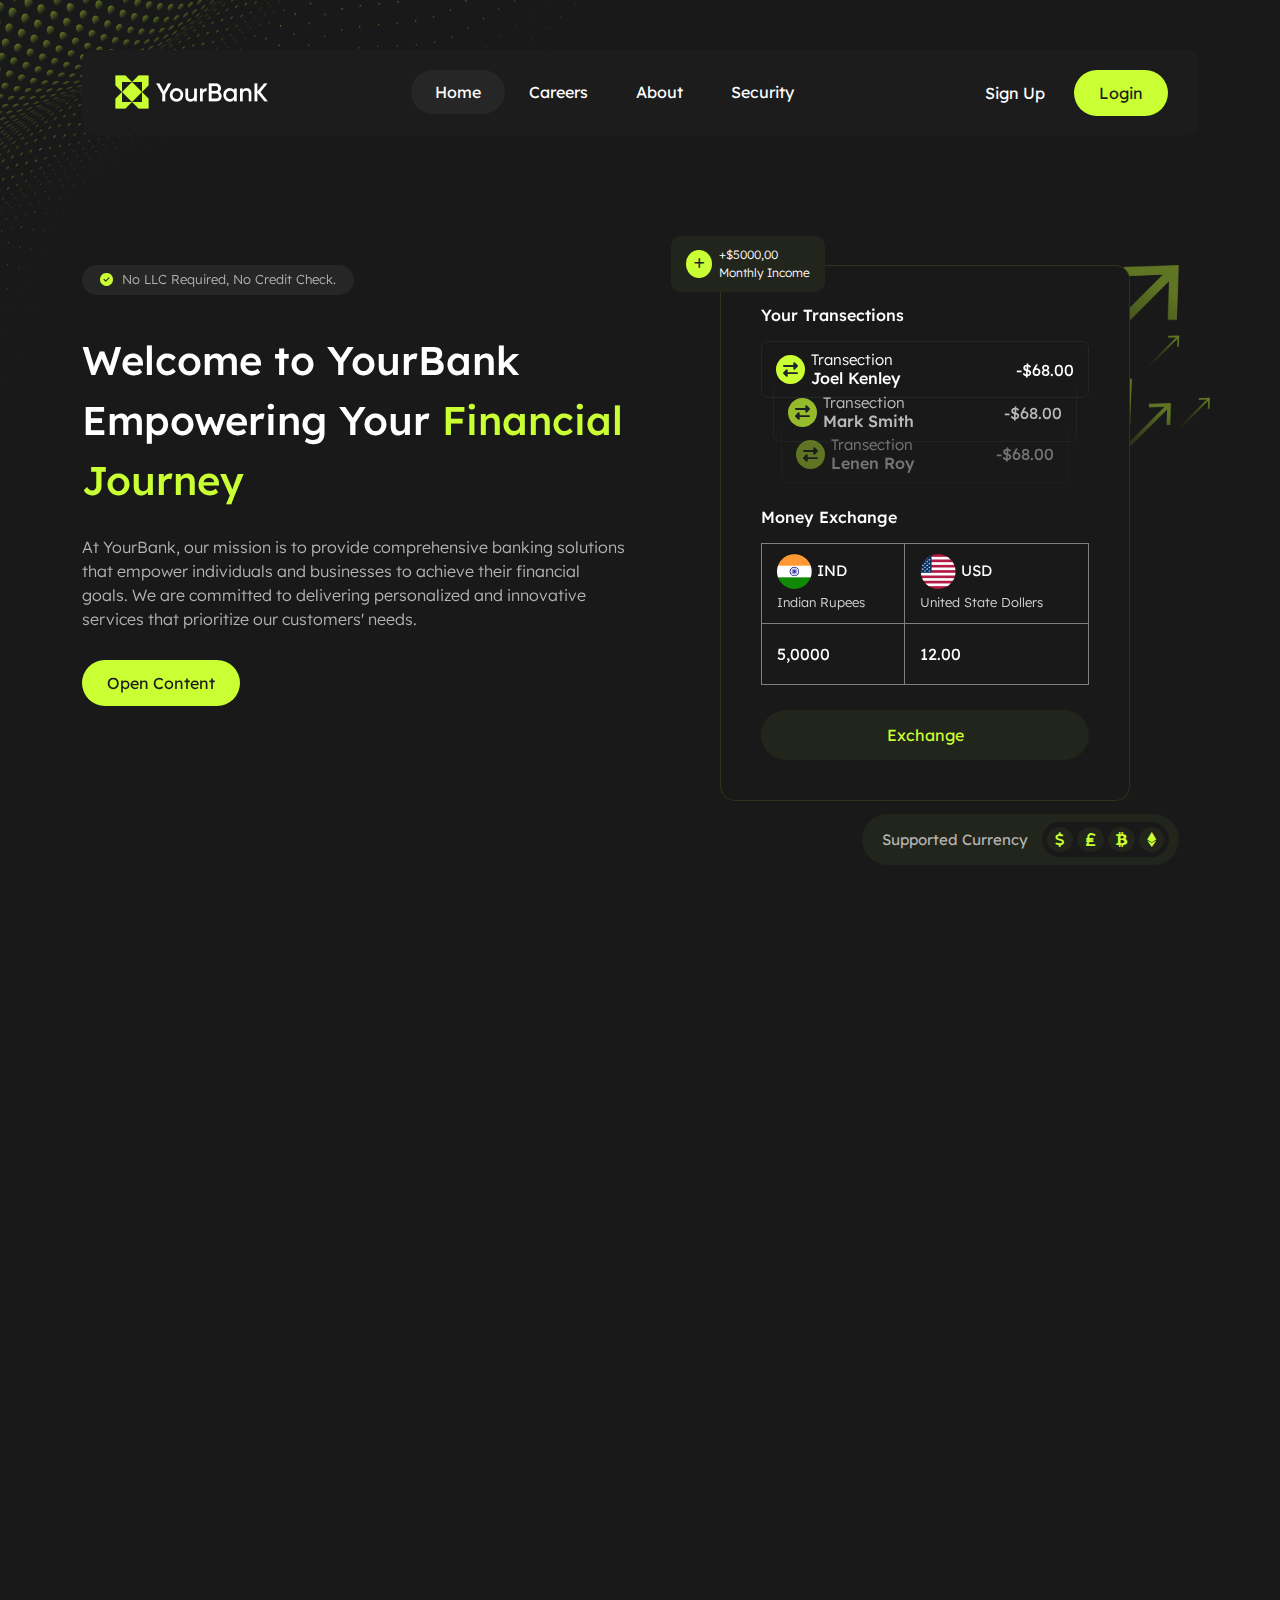
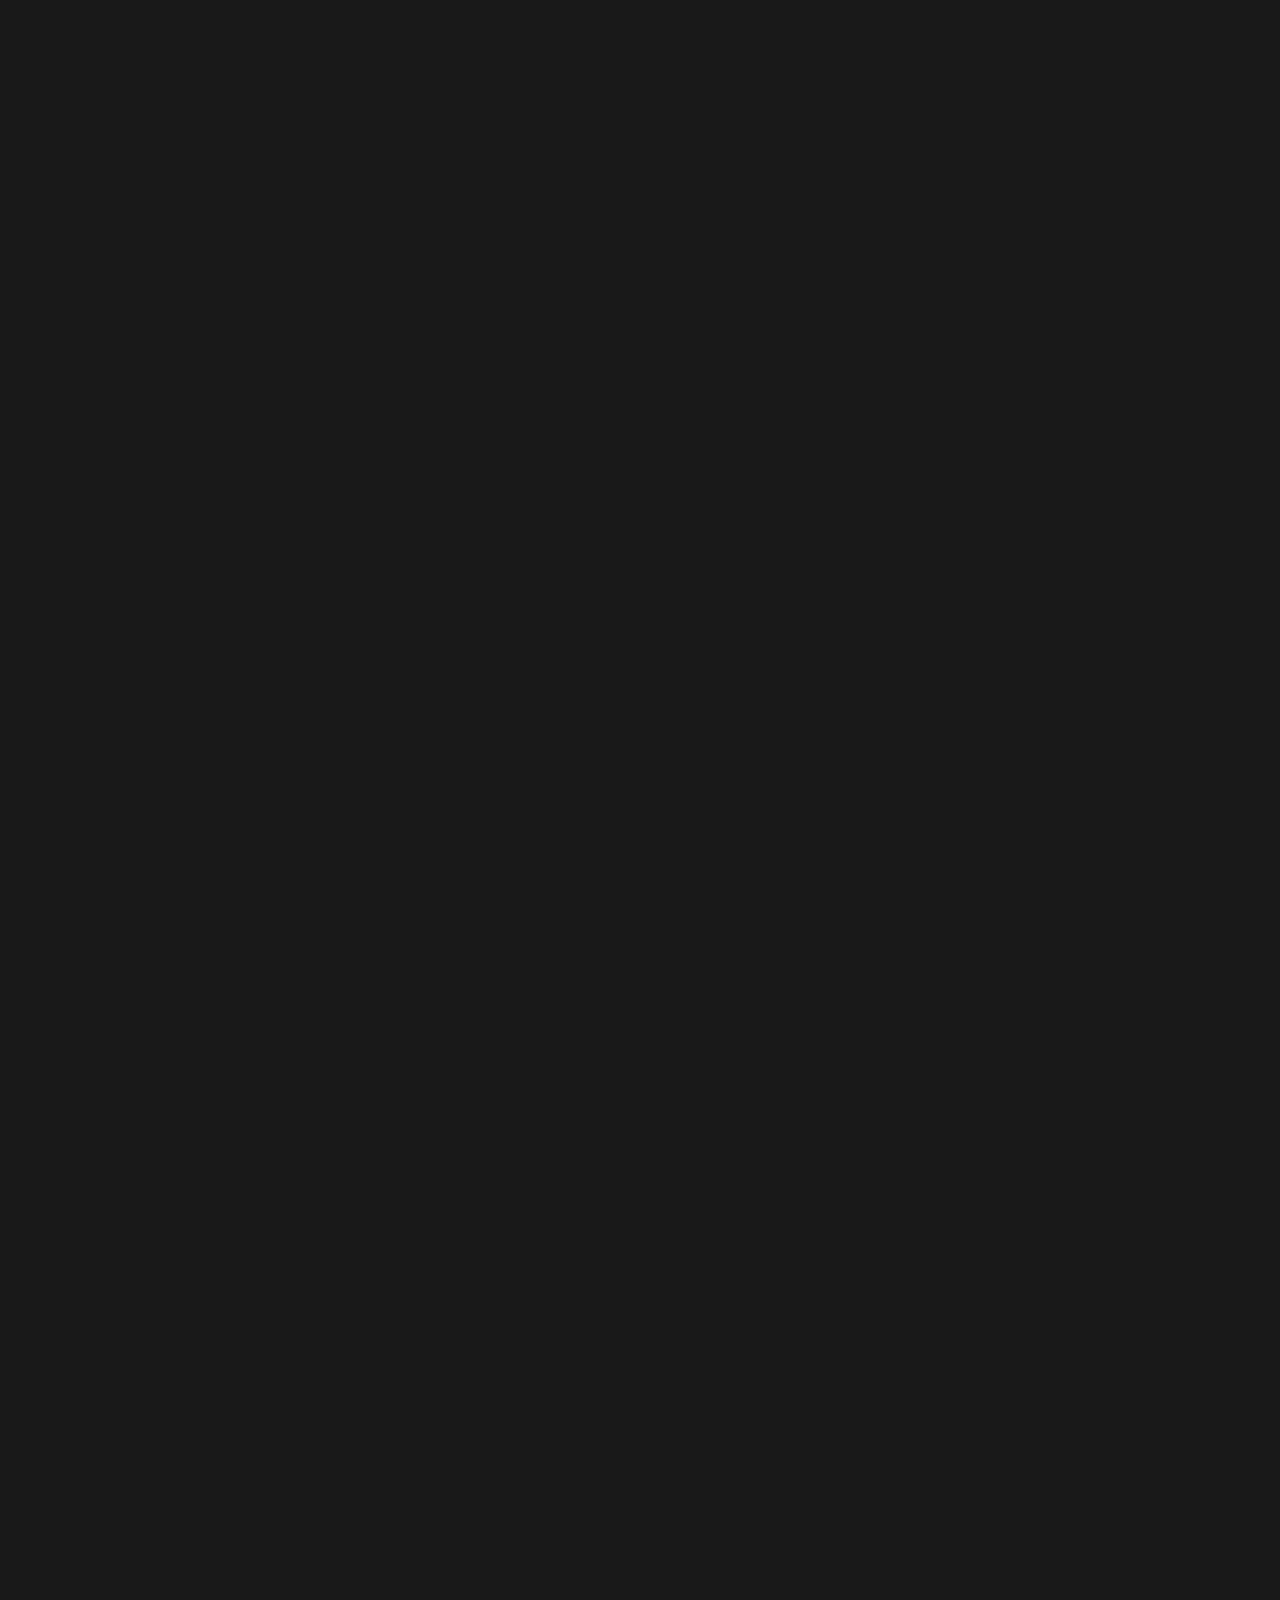
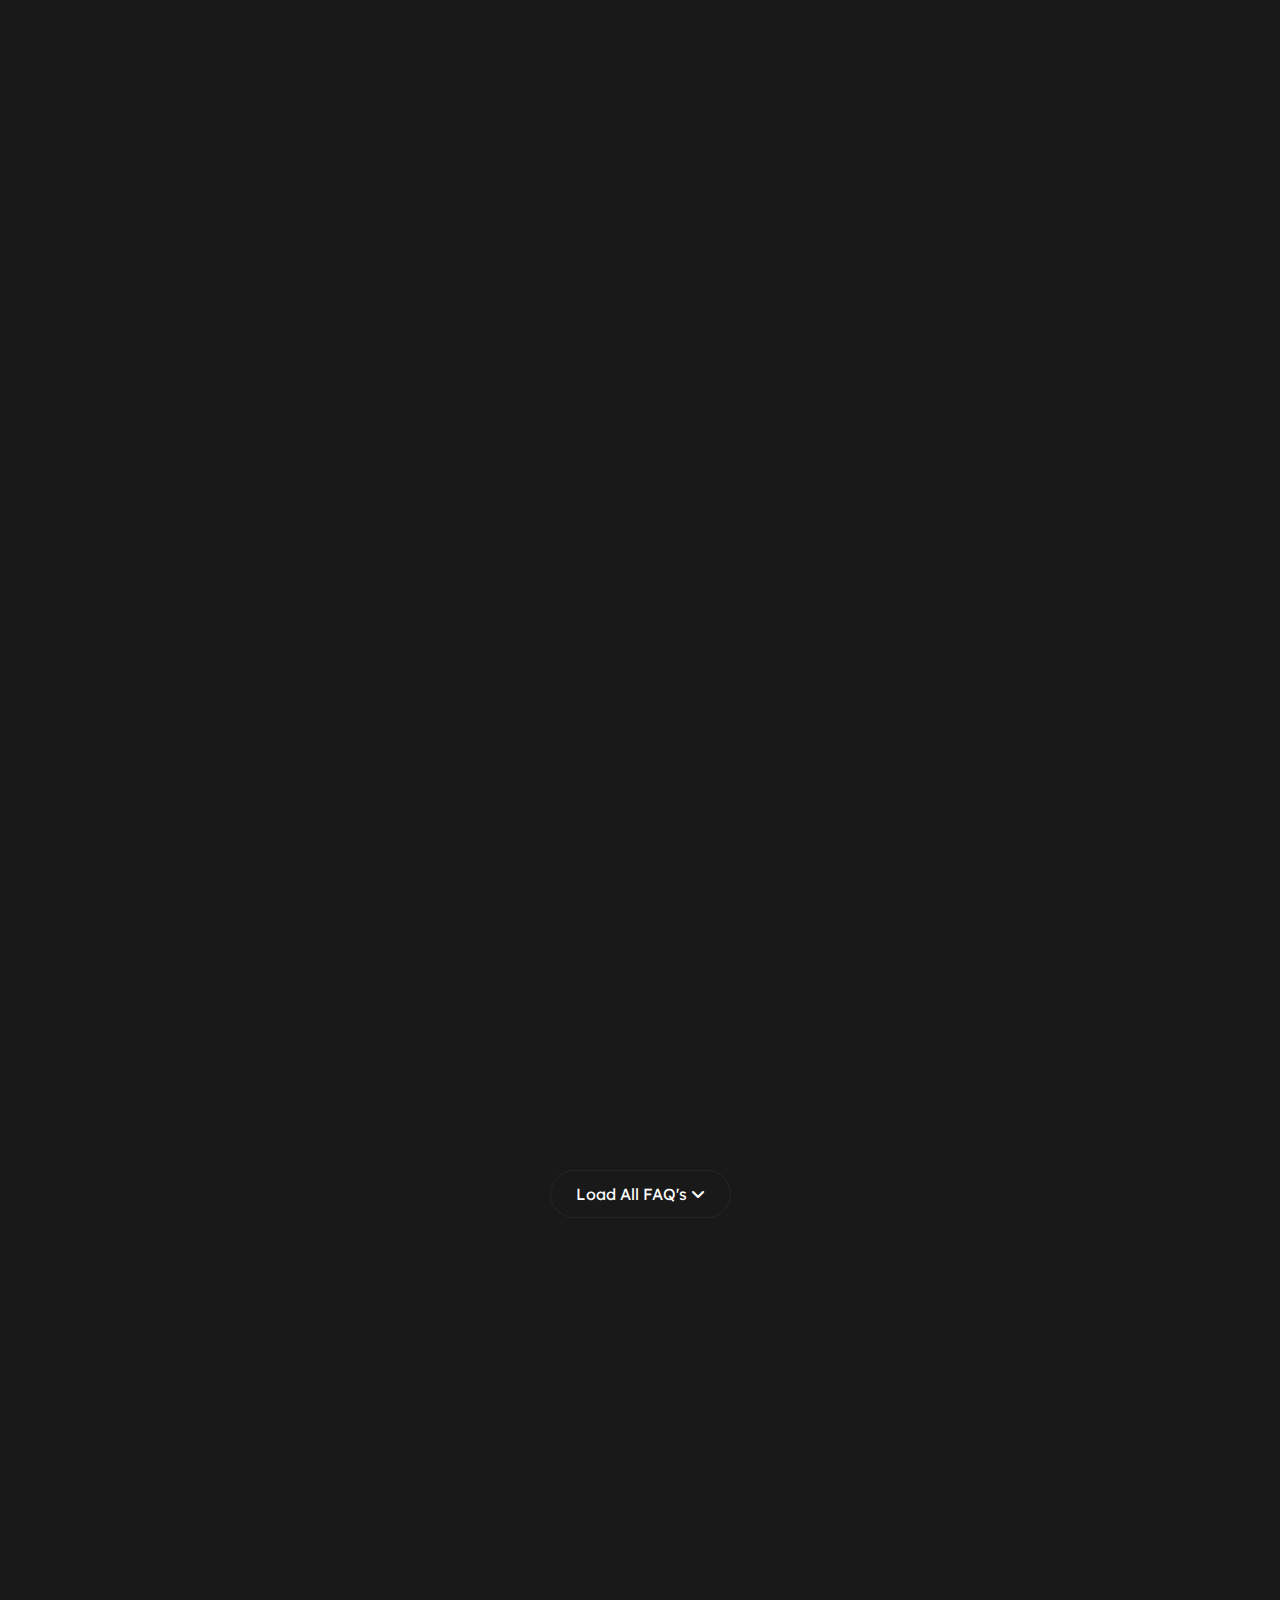
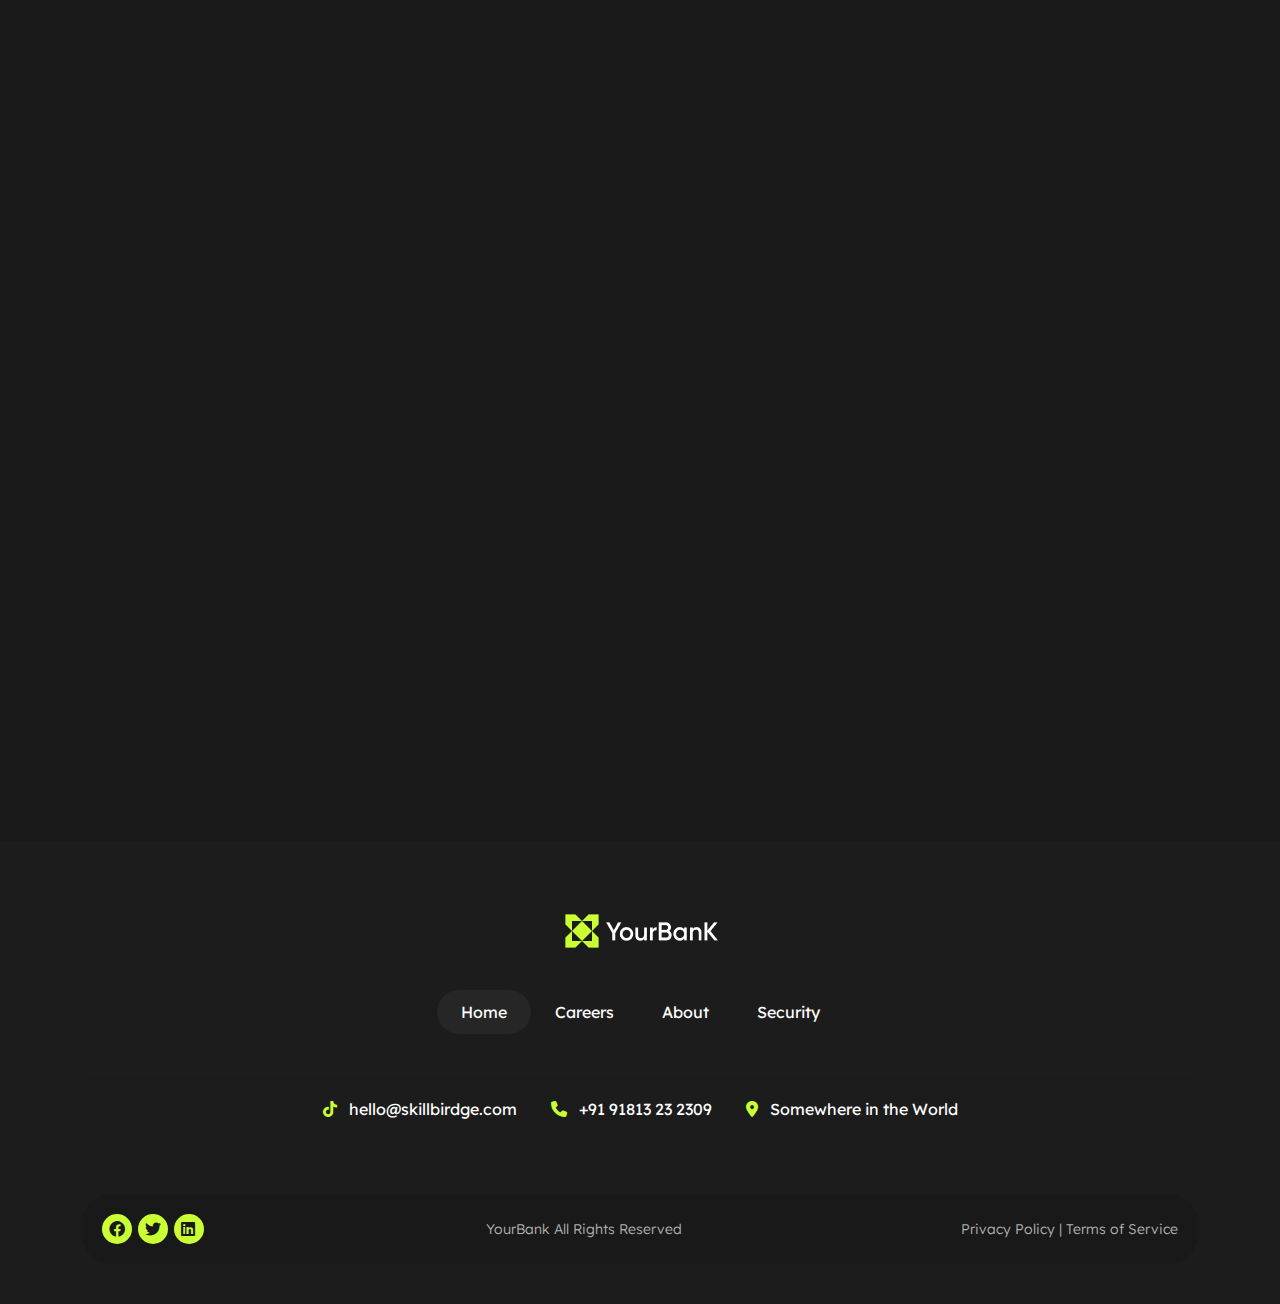
<file: index.html>
<!DOCTYPE html>
<html lang="en">
  <head>
    <title>YourBank</title>
    <!-- Required meta tags -->
    <meta charset="utf-8" />
    <meta
      name="viewport"
      content="width=device-width, initial-scale=1, shrink-to-fit=no"
    />

    <!-- Google Fonts -->
    <link rel="preconnect" href="https://fonts.googleapis.com" />
    <link rel="preconnect" href="https://fonts.gstatic.com" crossorigin />
    <link
      href="https://fonts.googleapis.com/css2?family=Lexend:wght@300;400;500;600;700;800&display=swap"
      rel="stylesheet"
    />

    <!-- links -->
    <link rel="stylesheet" href="asstes/css/aos.css" />
    <link rel="stylesheet" href="asstes/css/owl.carousel.min.css" />
    <link rel="stylesheet" href="asstes/css/owl.theme.default.min.css" />
    <link rel="stylesheet" href="asstes/css/fontawesome.min.css" />
    <link rel="stylesheet" href="asstes/css/bootstrap.min.css" />
    <link rel="stylesheet" href="asstes/css/style.css" />
    <link rel="stylesheet" href="asstes/css/responsive.css" />
  </head>

  <body>
    <header class="header_area">
      <div class="container">
        <div
          class="main_header d-flex justify-content-between align-items-center"
        >
          <div class="logo_area">
            <a href="index.html"
              ><img src="asstes/images/home-page/logo.png" alt="logo image"
            /></a>
          </div>
          <nav class="menu_area">
            <ul>
              <li class="active"><a href="index.html">Home</a></li>
              <li><a href="careers.html">Careers</a></li>
              <li><a href="about.html">About</a></li>
              <li><a href="security.html">Security</a></li>
            </ul>
          </nav>
          <div class="buttons">
            <a class="btn01" href="registration.html">Sign Up</a>
            <a class="btn02" href="login.html">Login</a>
          </div>
        </div>
      </div>
    </header>

    <main>
      <section class="yourbank_header section_padding">
        <div class="container">
          <div class="row">
            <div class="col-lg-6 col-md-12">
              <div class="yourbank_left_content" data-aos="zoom-in" data-aos-duration="1000">
                <div class="check_area">
                  <p>
                    <i class="fa-solid fa-circle-check"></i> No LLC Required, No
                    Credit Check.
                  </p>
                </div>
                <h1>
                  Welcome to YourBank Empowering Your
                  <span>Financial Journey</span>
                </h1>
                <p>
                  At YourBank, our mission is to provide comprehensive banking
                  solutions that empower individuals and businesses to achieve
                  their financial goals. We are committed to delivering
                  personalized and innovative services that prioritize our
                  customers' needs.
                </p>
                <a class="btn02" href="#">Open Content</a>
              </div>
            </div>
            <div class="col-lg-6 col-md-12">
              <div class="yourbank_right_content" data-aos="zoom-in" data-aos-duration="1000">
                <div class="transections_area">
                  <h4>Your Transections</h4>
                  <div class="transection transection01 mt-3">
                    <div
                      class="kenley d-flex justify-content-between align-items-center"
                    >
                      <div class="kenley_left d-flex align-items-center">
                        <i class="fa-solid fa-right-left"></i>
                        <div class="joel">
                          <h5>Transection</h5>
                          <h4>Joel Kenley</h4>
                        </div>
                      </div>
                      <div class="kenley_right text-white">-$68.00</div>
                    </div>
                  </div>
                  <div class="transection transection02">
                    <div
                      class="kenley d-flex justify-content-between align-items-center"
                    >
                      <div class="kenley_left d-flex align-items-center">
                        <i class="fa-solid fa-right-left"></i>
                        <div class="joel">
                          <h5>Transection</h5>
                          <h4>Mark Smith</h4>
                        </div>
                      </div>
                      <div class="kenley_right text-white">-$68.00</div>
                    </div>
                  </div>
                  <div class="transection transection03">
                    <div
                      class="kenley d-flex justify-content-between align-items-center"
                    >
                      <div class="kenley_left d-flex align-items-center">
                        <i class="fa-solid fa-right-left"></i>
                        <div class="joel">
                          <h5>Transection</h5>
                          <h4>Lenen Roy</h4>
                        </div>
                      </div>
                      <div class="kenley_right text-white">-$68.00</div>
                    </div>
                  </div>
                </div>

                <div class="excange_area">
                  <h4>Money Exchange</h4>
                  <div class="country_area">
                    <table class="table-bordered w-100 mt-3">
                      <tr class="ind_usd">
                        <td>
                          <img
                            src="asstes/images/home-page/ind.png"
                            alt=""
                          /><span>IND</span> <br />
                          <small>Indian Rupees</small>
                        </td>
                        <td>
                          <img
                            src="asstes/images/home-page/usd.png"
                            alt=""
                          /><span>USD</span> <br />
                          <small>United State Dollers</small>
                        </td>
                      </tr>
                      <tr class="money">
                        <td><span>5,0000</span></td>
                        <td><span>12.00</span></td>
                      </tr>
                    </table>
                  </div>
                </div>

                <div class="exchange_btn">
                  <a class="btn02 d-block text-center" href="#">Exchange</a>
                </div>

                <div class="monthly">
                  <div class="income_area d-flex align-items-center">
                    <i class="fa-solid fa-plus"></i>
                    <div class="income_tk">
                      <span>+$5000,00</span>
                      <span>Monthly Income</span>
                    </div>
                  </div>
                </div>

                <div class="supported_currency_area">
                  <div class="currency_area">
                    <p class="m-0">
                      Supported Currency
                      <span>
                        <i class="fa-solid fa-dollar-sign"></i>
                        <i class="fa-solid fa-lira-sign"></i>
                        <i class="fa-brands fa-btc"></i>
                        <i class="fa-brands fa-ethereum"></i>
                      </span>
                    </p>
                  </div>
                </div>
              </div>
            </div>
          </div>
        </div>
      </section>

      <section class="products_area section_padding">
        <div class="container">
          <div class="section_title d-flex align-items-center justify-content-between" data-aos="zoom-in" data-aos-duration="1000">
            <div class="section_title_content" >
              <h1>Our <span style="color: var(--color02)">Products</span></h1>
              <p>
                Discover a range of comprehensive and customizable banking
                products at YourBank, designed to suit your unique financial
                needs and aspirations
              </p>
            </div>
            <div class="section_title_btn">
              <a class="btn02" href="#">For Individuals</a>
              <a class="btn01" href="#">For Businesses</a>
            </div>
          </div>

          <div class="products_content_area">
            <div class="row justify-content-center">
              <div class="col-lg-4 col-md-6">
                <div class="product-content" data-aos="fade-right" data-aos-duration="1000">
                  <div class="product_icon_shadow">
                    <div class="product_icon">
                      <i class="fa-solid fa-briefcase"></i>
                    </div>
                  </div>
                  <h3>Checking Accounts</h3>
                  <p>
                    Enjoy easy and convenient access to your funds with our
                    range of checking account options. Benefit from features
                    such as online and mobile banking, debit cards, and free ATM
                    access.
                  </p>
                </div>
              </div>
              <div class="col-lg-4 col-md-6">
                <div class="product-content" data-aos="fade-up" data-aos-duration="1000">
                  <div class="product_icon_shadow">
                    <div class="product_icon">
                      <i class="fa-solid fa-unlock-keyhole"></i>
                    </div>
                  </div>
                  <h3>Saving Accounts</h3>
                  <p>
                    Build your savings with our competitive interest rates and
                    flexible savings account options. Whether you're saving for
                    a specific goal or want to grow your wealth over time, we
                    have the right account for you.
                  </p>
                </div>
              </div>
              <div class="col-lg-4 col-md-6">
                <div class="product-content" data-aos="fade-left" data-aos-duration="1000">
                  <div class="product_icon_shadow">
                    <div class="product_icon">
                      <i class="fa-solid fa-land-mine-on"></i>
                    </div>
                  </div>
                  <h3>Loans and Mortgages</h3>
                  <p>
                    Realize your dreams with our flexible loan and mortgage
                    options. From personal loans to home mortgages, our
                    experienced loan officers are here to guide you through the
                    application process and help you secure the funds you need.
                  </p>
                </div>
              </div>
            </div>
          </div>
        </div>
      </section>

      <section class="use_cases_area section_padding">
        <div class="container">
          <div
            class="section_title d-flex align-items-center justify-content-between"
            data-aos="zoom-in" data-aos-duration="1000">
            <div class="section_title_content">
              <h1><span style="color: var(--color02)">Use Cases</span></h1>
              <p>
                At YourBank, we cater to the diverse needs of individuals and
                businesses alike, offering a wide range of financial solutions
              </p>
            </div>
          </div>
          <div class="use_cases_content">
            <div class="row">
              <div class="col-lg-6 col-md-12">
                <div class="use_cases_icon_text" data-aos="fade-right" data-aos-duration="1000">
                  <div class="row mb-4">
                    <div class="col-sm-6">
                      <div class="product-content">
                        <div class="product_icon_shadow">
                          <div class="product_icon">
                            <i class="fa-solid fa-hand-holding-droplet"></i>
                          </div>
                        </div>
                        <h3>Managing Personal Finances</h3>
                      </div>
                    </div>
                    <div class="col-sm-6">
                      <div class="product-content">
                        <div class="product_icon_shadow">
                          <div class="product_icon">
                            <i class="fa-solid fa-hands-praying"></i>
                          </div>
                        </div>
                        <h3>Saving for the Future</h3>
                      </div>
                    </div>
                  </div>
                  <div class="row">
                    <div class="col-sm-6">
                      <div class="product-content">
                        <div class="product_icon_shadow">
                          <div class="product_icon">
                            <i class="fa-solid fa-house-chimney"></i>
                          </div>
                        </div>
                        <h3>Homeownership</h3>
                      </div>
                    </div>
                    <div class="col-sm-6">
                      <div class="product-content">
                        <div class="product_icon_shadow">
                          <div class="product_icon">
                            <i class="fa-solid fa-book-open"></i>
                          </div>
                        </div>
                        <h3>Education Funding</h3>
                      </div>
                    </div>
                  </div>
                </div>
              </div>
              <div class="col-lg-6 col-md-12">
                <div class="use_cases_right_area" data-aos="fade-left" data-aos-duration="1000">
                  <h3 class="mb-3">For Individuals</h3>
                  <p class="mb-5">
                    For individuals, our mortgage services pave the way to
                    homeownership, and our flexible personal loans provide vital
                    support during various life milestones. We also prioritize
                    retirement planning, ensuring a financially secure future
                    for our customers
                  </p>
                  <div class="use_cases_counter mb-5">
                    <div class="row">
                      <div class="col-sm-4">
                        <h1>78%</h1>
                        <span>Secure Retirement Planning</span>
                      </div>
                      <div class="col-sm-4">
                        <h1>63%</h1>
                        <span>Manageable Debt Consolidation</span>
                      </div>
                      <div class="col-sm-4">
                        <h1>91%</h1>
                        <span>Reducing financial burdens</span>
                      </div>
                    </div>
                  </div>
                  <div class="use_cases_btn">
                    <a class="btn01" href="#">Learn More</a>
                  </div>
                </div>
              </div>
            </div>
          </div>

          <div class="use_cases_content mt-lg-5">
            <div class="row">
              <div class="col-lg-6 col-md-12">
                <div class="use_cases_right_area" data-aos="fade-left" data-aos-duration="1000">
                  <h3 class="mb-3">For Business</h3>
                  <p class="mb-5">
                    For businesses, we empower growth with working capital
                    solutions that optimize cash flow, and our tailored
                    financing options fuel business expansion. Whatever your
                    financial aspirations, YourBank is committed to providing
                    the right tools and support to achieve them
                  </p>
                  <div class="use_cases_counter mb-5">
                    <div class="row">
                      <div class="col-sm-4">
                        <h1>65%</h1>
                        <span
                          >Cash Flow <br />
                          Management</span
                        >
                      </div>
                      <div class="col-sm-4">
                        <h1>70%</h1>
                        <span
                          >Drive Business <br />
                          Expansion</span
                        >
                      </div>
                      <div class="col-sm-4">
                        <h1>45%</h1>
                        <span>Streamline payroll processing</span>
                      </div>
                    </div>
                  </div>
                  <div class="use_cases_btn">
                    <a class="btn01" href="#">Learn More</a>
                  </div>
                </div>
              </div>
              <div class="col-lg-6 col-md-12">
                <div class="use_cases_icon_text use_cases_icon_text02" data-aos="fade-right" data-aos-duration="1000">
                  <div class="row mb-4">
                    <div class="col-sm-6">
                      <div class="product-content">
                        <div class="product_icon_shadow">
                          <div class="product_icon">
                            <i class="fa-solid fa-hand-holding-droplet"></i>
                          </div>
                        </div>
                        <h3>Startups and Entrepreneurs</h3>
                      </div>
                    </div>
                    <div class="col-sm-6">
                      <div class="product-content">
                        <div class="product_icon_shadow">
                          <div class="product_icon">
                            <i class="fa-solid fa-hands-praying"></i>
                          </div>
                        </div>
                        <h3>Cash Flow Management</h3>
                      </div>
                    </div>
                  </div>
                  <div class="row">
                    <div class="col-sm-6">
                      <div class="product-content">
                        <div class="product_icon_shadow">
                          <div class="product_icon">
                            <i class="fa-solid fa-house-chimney"></i>
                          </div>
                        </div>
                        <h3>Business Expansion</h3>
                      </div>
                    </div>
                    <div class="col-sm-6">
                      <div class="product-content">
                        <div class="product_icon_shadow">
                          <div class="product_icon">
                            <i class="fa-solid fa-book-open"></i>
                          </div>
                        </div>
                        <h3>Payment Solutions</h3>
                      </div>
                    </div>
                  </div>
                </div>
              </div>
            </div>
          </div>
        </div>
      </section>

      <section class="features_area section_padding">
        <div class="container">
          <div class="section_title">
            <div class="section_title_content" data-aos="zoom-in" data-aos-duration="1000">
              <h1>Our <span style="color: var(--color02)">Features</span></h1>
              <p>
                Experience a host of powerful features at YourBank, including
                seamless online banking, secure transactions, and personalized
                financial insights, all designed to enhance your banking
                experience
              </p>
            </div>
          </div>

          <div class="features_tab_area" data-aos="zoom-in" data-aos-duration="1000">
            <div class="d-flex features_tab align-items-start">
              <div
                class="nav flex-lg-column nav-pills me-4"
                id="feature_tab_btn"
                role="tablist"
              >
                <button
                  class="nav-link mb-lg-3 active"
                  data-bs-toggle="pill"
                  data-bs-target="#online-banking"
                  type="button"
                >
                  Online Banking
                </button>
                <button
                  class="nav-link mb-lg-3"
                  data-bs-toggle="pill"
                  data-bs-target="#financial"
                  type="button"
                >
                  Finalcial Tools
                </button>
                <button
                  class="nav-link mb-lg-3"
                  data-bs-toggle="pill"
                  data-bs-target="#customer"
                  type="button"
                >
                  Customer Support
                </button>
              </div>
              <div class="tab-content" id="feature_content_area">
                <div class="tab-pane fade show active" id="online-banking">
                  <div class="feature_tabs d-grid">
                    <div class="feature_box">
                      <div
                        class="feature_box_title d-flex justify-content-between align-items-center mb-3"
                      >
                        <h3>24/7 Account Access</h3>
                        <i class="fa-solid fa-arrow-trend-up"></i>
                      </div>
                      <p>
                        Enjoy the convenience of accessing your accounts
                        anytime, anywhere through our secure online banking
                        platform. Check balances, transfer funds, and pay bills
                        with ease.
                      </p>
                    </div>
                    <div class="feature_box">
                      <div
                        class="feature_box_title d-flex justify-content-between align-items-center mb-3"
                      >
                        <h3>Mobile Banking App</h3>
                        <i class="fa-solid fa-arrow-trend-up"></i>
                      </div>
                      <p>
                        Stay connected to your finances on the go with our
                        user-friendly mobile banking app. Easily manage your
                        accounts, deposit checks, and make payments from your
                        smartphone or tablet.
                      </p>
                    </div>
                    <div class="feature_box">
                      <div
                        class="feature_box_title d-flex justify-content-between align-items-center mb-3"
                      >
                        <h3>Secure Transactions</h3>
                        <i class="fa-solid fa-arrow-trend-up"></i>
                      </div>
                      <p>
                        Rest assured knowing that your transactions are
                        protected by industry-leading security measures. We
                        employ encryption and multi-factor authentication to
                        safeguard your financial information.
                      </p>
                    </div>
                    <div class="feature_box">
                      <div
                        class="feature_box_title d-flex justify-content-between align-items-center mb-3"
                      >
                        <h3>Bill Pay and Transfers</h3>
                        <i class="fa-solid fa-arrow-trend-up"></i>
                      </div>
                      <p>
                        Save time and avoid late fees with our convenient bill
                        pay service. Set up recurring payments or make one-time
                        transfers between your accounts with just a few clicks.
                      </p>
                    </div>
                  </div>
                </div>
                <div class="tab-pane fade" id="financial">
                  <div class="feature_tabs d-grid">
                    <div class="feature_box">
                      <div
                        class="feature_box_title d-flex justify-content-between align-items-center mb-3"
                      >
                        <h3>Mobile Banking App</h3>
                        <i class="fa-solid fa-arrow-trend-up"></i>
                      </div>
                      <p>
                        Stay connected to your finances on the go with our
                        user-friendly mobile banking app. Easily manage your
                        accounts, deposit checks, and make payments from your
                        smartphone or tablet.
                      </p>
                    </div>
                    <div class="feature_box">
                      <div
                        class="feature_box_title d-flex justify-content-between align-items-center mb-3"
                      >
                        <h3>24/7 Account Access</h3>
                        <i class="fa-solid fa-arrow-trend-up"></i>
                      </div>
                      <p>
                        Enjoy the convenience of accessing your accounts
                        anytime, anywhere through our secure online banking
                        platform. Check balances, transfer funds, and pay bills
                        with ease.
                      </p>
                    </div>
                    <div class="feature_box">
                      <div
                        class="feature_box_title d-flex justify-content-between align-items-center mb-3"
                      >
                        <h3>Bill Pay and Transfers</h3>
                        <i class="fa-solid fa-arrow-trend-up"></i>
                      </div>
                      <p>
                        Save time and avoid late fees with our convenient bill
                        pay service. Set up recurring payments or make one-time
                        transfers between your accounts with just a few clicks.
                      </p>
                    </div>
                    <div class="feature_box">
                      <div
                        class="feature_box_title d-flex justify-content-between align-items-center mb-3"
                      >
                        <h3>Secure Transactions</h3>
                        <i class="fa-solid fa-arrow-trend-up"></i>
                      </div>
                      <p>
                        Rest assured knowing that your transactions are
                        protected by industry-leading security measures. We
                        employ encryption and multi-factor authentication to
                        safeguard your financial information.
                      </p>
                    </div>
                  </div>
                </div>
                <div class="tab-pane fade" id="customer">
                  <div class="feature_tabs d-grid">
                    <div class="feature_box">
                      <div
                        class="feature_box_title d-flex justify-content-between align-items-center mb-3"
                      >
                        <h3>24/7 Account Access</h3>
                        <i class="fa-solid fa-arrow-trend-up"></i>
                      </div>
                      <p>
                        Enjoy the convenience of accessing your accounts
                        anytime, anywhere through our secure online banking
                        platform. Check balances, transfer funds, and pay bills
                        with ease.
                      </p>
                    </div>
                    <div class="feature_box">
                      <div
                        class="feature_box_title d-flex justify-content-between align-items-center mb-3"
                      >
                        <h3>Bill Pay and Transfers</h3>
                        <i class="fa-solid fa-arrow-trend-up"></i>
                      </div>
                      <p>
                        Save time and avoid late fees with our convenient bill
                        pay service. Set up recurring payments or make one-time
                        transfers between your accounts with just a few clicks.
                      </p>
                    </div>
                    <div class="feature_box">
                      <div
                        class="feature_box_title d-flex justify-content-between align-items-center mb-3"
                      >
                        <h3>Secure Transactions</h3>
                        <i class="fa-solid fa-arrow-trend-up"></i>
                      </div>
                      <p>
                        Rest assured knowing that your transactions are
                        protected by industry-leading security measures. We
                        employ encryption and multi-factor authentication to
                        safeguard your financial information.
                      </p>
                    </div>
                    <div class="feature_box">
                      <div
                        class="feature_box_title d-flex justify-content-between align-items-center mb-3"
                      >
                        <h3>Mobile Banking App</h3>
                        <i class="fa-solid fa-arrow-trend-up"></i>
                      </div>
                      <p>
                        Stay connected to your finances on the go with our
                        user-friendly mobile banking app. Easily manage your
                        accounts, deposit checks, and make payments from your
                        smartphone or tablet.
                      </p>
                    </div>
                  </div>
                </div>
              </div>
            </div>
          </div>
        </div>
      </section>

      <section class="faq-area section_padding">
        <div class="container">
          <div class="section_title">
            <div class="section_title_content" data-aos="zoom-in" data-aos-duration="1000">
              <h1>
                <span style="color: var(--color02)">Frequently</span> Asked
                Questions
              </h1>
              <p>
                Still you have any questions? Contact our Team via
                support@yourbank.com
              </p>
            </div>
          </div>
          <div class="faq_content_area d-grid" data-aos="zoom-in" data-aos-duration="1000">
            <div class="faq_content_box">
              <h4>How do I open an account with YourBank?</h4>
              <hr />
              <p>
                Opening an account with YourBank is easy. Simply visit our
                website and click on the "Open an Account" button. Follow the
                prompts, provide the required information, and complete the
                application process. If you have any questions or need
                assistance, our customer support team is available to help.
              </p>
            </div>
            <div class="faq_content_box">
              <h4>What documents do I need to provide to apply for a loan?</h4>
              <hr />
              <p>
                The documents required for a loan application may vary depending
                on the type of loan you are applying for. Generally, you will
                need to provide identification documents (such as a passport or
                driver's license), proof of income (such as pay stubs or tax
                returns), and information about the collateral (if applicable).
                Our loan officers will guide you through the specific
                requirements during the application process.
              </p>
            </div>
            <div class="faq_content_box">
              <h4>How can I access my accounts online?</h4>
              <hr />
              <p>
                Accessing your accounts online is simple and secure. Visit our
                website and click on the "Login" button. Enter your username and
                password to access your accounts. If you haven't registered for
                online banking, click on the "Enroll Now" button and follow the
                registration process. If you need assistance, our customer
                support team is available to guide you.
              </p>
            </div>
            <div class="faq_content_box">
              <h4>Are my transactions and personal information secure?</h4>
              <hr />
              <p>
                At YourBank, we prioritize the security of your transactions and
                personal information. We employ industry-leading encryption and
                multi-factor authentication to ensure that your data is
                protected. Additionally, we regularly update our security
                measures to stay ahead of emerging threats. You can bank with
                confidence knowing that we have robust security systems in
                place.
              </p>
            </div>
          </div>
          <div class="faq_btn text-center mt-3">
            <a class="btn01" href="#"
              >Load All FAQ's <i class="fa-solid fa-angle-down"></i
            ></a>
          </div>
        </div>
      </section>

      <section class="testimonial_area section_padding">
        <div class="container">
          <div
            class="section_title d-flex align-items-center justify-content-between"
            data-aos="zoom-in" data-aos-duration="1000">
            <div class="section_title_content">
              <h1>
                Our <span style="color: var(--color02)">Testimonials</span>
              </h1>
              <p>
                Discover how YourBank has transformed lives with innovative
                digital solutions and personalized customer service. See why our
                clients trust us for a secure and prosperous financial journey
              </p>
            </div>
            <div class="section_title_btn">
              <a class="btn02" href="#">For Individuals</a>
              <a class="btn01" href="#">For Businesses</a>
            </div>
          </div>
          <div id="testimonial_carousel" data-aos="fade-up" data-aos-duration="1000">
            <div class="owl-carousel">
              <div class="owl_content text-center" >
                <div class="quote_icon">
                  <img
                    src="asstes/images/home-page/quote-icon.png"
                    alt="icon"
                  />
                </div>
                <p class="mb-4">
                  I recently started my own business, and YourBank has been
                  instrumental in helping me set up my business accounts and
                  secure the financing I needed. Their expert guidance and
                  tailored solutions have been invaluable.
                </p>
                <h4>John D</h4>
              </div>
              <div class="owl_content text-center">
                <div class="quote_icon">
                  <img
                    src="asstes/images/home-page/quote-icon.png"
                    alt="icon"
                  />
                </div>
                <p class="mb-4">
                  YourBank has been my trusted financial partner for years.
                  Their personalized service and innovative digital banking
                  solutions have made managing my finances a breeze.
                </p>
                <h4>Sara T</h4>
              </div>
              <div class="owl_content text-center">
                <div class="quote_icon">
                  <img
                    src="asstes/images/home-page/quote-icon.png"
                    alt="icon"
                  />
                </div>
                <p class="mb-4">
                  I love the convenience of YourBank's mobile banking app. It
                  allows me to stay on top of my finances and make transactions
                  on the go. The app is user-friendly and secure, giving me
                  peace of mind.
                </p>
                <h4>Emily G</h4>
              </div>
              <div class="owl_content text-center">
                <div class="quote_icon">
                  <img
                    src="asstes/images/home-page/quote-icon.png"
                    alt="icon"
                  />
                </div>
                <p class="mb-4">
                  I recently started my own business, and YourBank has been
                  instrumental in helping me set up my business accounts and
                  secure the financing I needed. Their expert guidance and
                  tailored solutions have been invaluable.
                </p>
                <h4>John D</h4>
              </div>
              <div class="owl_content text-center">
                <div class="quote_icon">
                  <img
                    src="asstes/images/home-page/quote-icon.png"
                    alt="icon"
                  />
                </div>
                <p class="mb-4">
                  YourBank has been my trusted financial partner for years.
                  Their personalized service and innovative digital banking
                  solutions have made managing my finances a breeze.
                </p>
                <h4>Sara T</h4>
              </div>
              <div class="owl_content text-center">
                <div class="quote_icon">
                  <img
                    src="asstes/images/home-page/quote-icon.png"
                    alt="icon"
                  />
                </div>
                <p class="mb-4">
                  I love the convenience of YourBank's mobile banking app. It
                  allows me to stay on top of my finances and make transactions
                  on the go. The app is user-friendly and secure, giving me
                  peace of mind.
                </p>
                <h4>Emily G</h4>
              </div>
            </div>
          </div>
        </div>
      </section>

      <section class="open_account_area section_padding">
        <div class="container">
          <div
            class="section_title d-flex align-items-center justify-content-between"
            data-aos="zoom-in" data-aos-duration="1000">
            <div class="section_title_content">
              <h1>
                Start your financial journey with
                <span style="color: var(--color02)">YourBank today!</span>
              </h1>
              <p>
                Ready to take control of your finances? Join YourBank now, and
                let us help you achieve your financial goals with our tailored
                solutions and exceptional customer service
              </p>
            </div>
            <div class="section_title_btn">
              <a class="btn02" href="#">Open Account</a>
            </div>
          </div>
        </div>
      </section>
    </main>

    <footer class="footer_area section_padding">
      <div class="container">
        <div class="footer_content text-center">
          <a href="index.html"
            ><img src="asstes/images/home-page/logo.png" alt="logo image"
          /></a>
          <nav class="footer_menu mt-5 mb-5">
            <ul>
              <li class="active"><a href="index.html">Home</a></li>
              <li><a href="careers.html">Careers</a></li>
              <li><a href="about.html">About</a></li>
              <li><a href="security.html">Security</a></li>
            </ul>
          </nav>
          <hr />
          <div class="footer_contact text-white mt-4 mb-4">
            <span
              ><i class="fa-brands fa-tiktok"></i> &nbsp;
              hello@skillbirdge.com</span
            >
            <span
              ><i class="fa-solid fa-phone"></i> &nbsp; +91 91813 23 2309</span
            >
            <span
              ><i class="fa-solid fa-location-dot"></i> &nbsp; Somewhere in the
              World</span
            >
          </div>
          <hr />
        </div>
        <div
          class="social_copyright d-flex justify-content-between align-items-center mt-5"
        >
          <div class="social_icons">
            <a href="#"><i class="fa-brands fa-facebook"></i></a>
            <a href="#"><i class="fa-brands fa-twitter"></i></a>
            <a href="#"><i class="fa-brands fa-linkedin"></i></a>
          </div>
          <p>YourBank All Rights Reserved</p>
          <p>Privacy Policy | Terms of Service</p>
        </div>
      </div>
    </footer>
    <!-- Bootstrap JavaScript Libraries -->
    <script src="asstes/js/jquery.min.js"></script>
    <script src="asstes/js/aos.js"></script>
    <script src="asstes/js/popper.min.js"></script>
    <script src="asstes/js/owl.carousel.min.js"></script>
    <script src="asstes/js/bootstrap.min.js"></script>
    <script src="asstes/js/script.js"></script>
  </body>
</html>
</file>
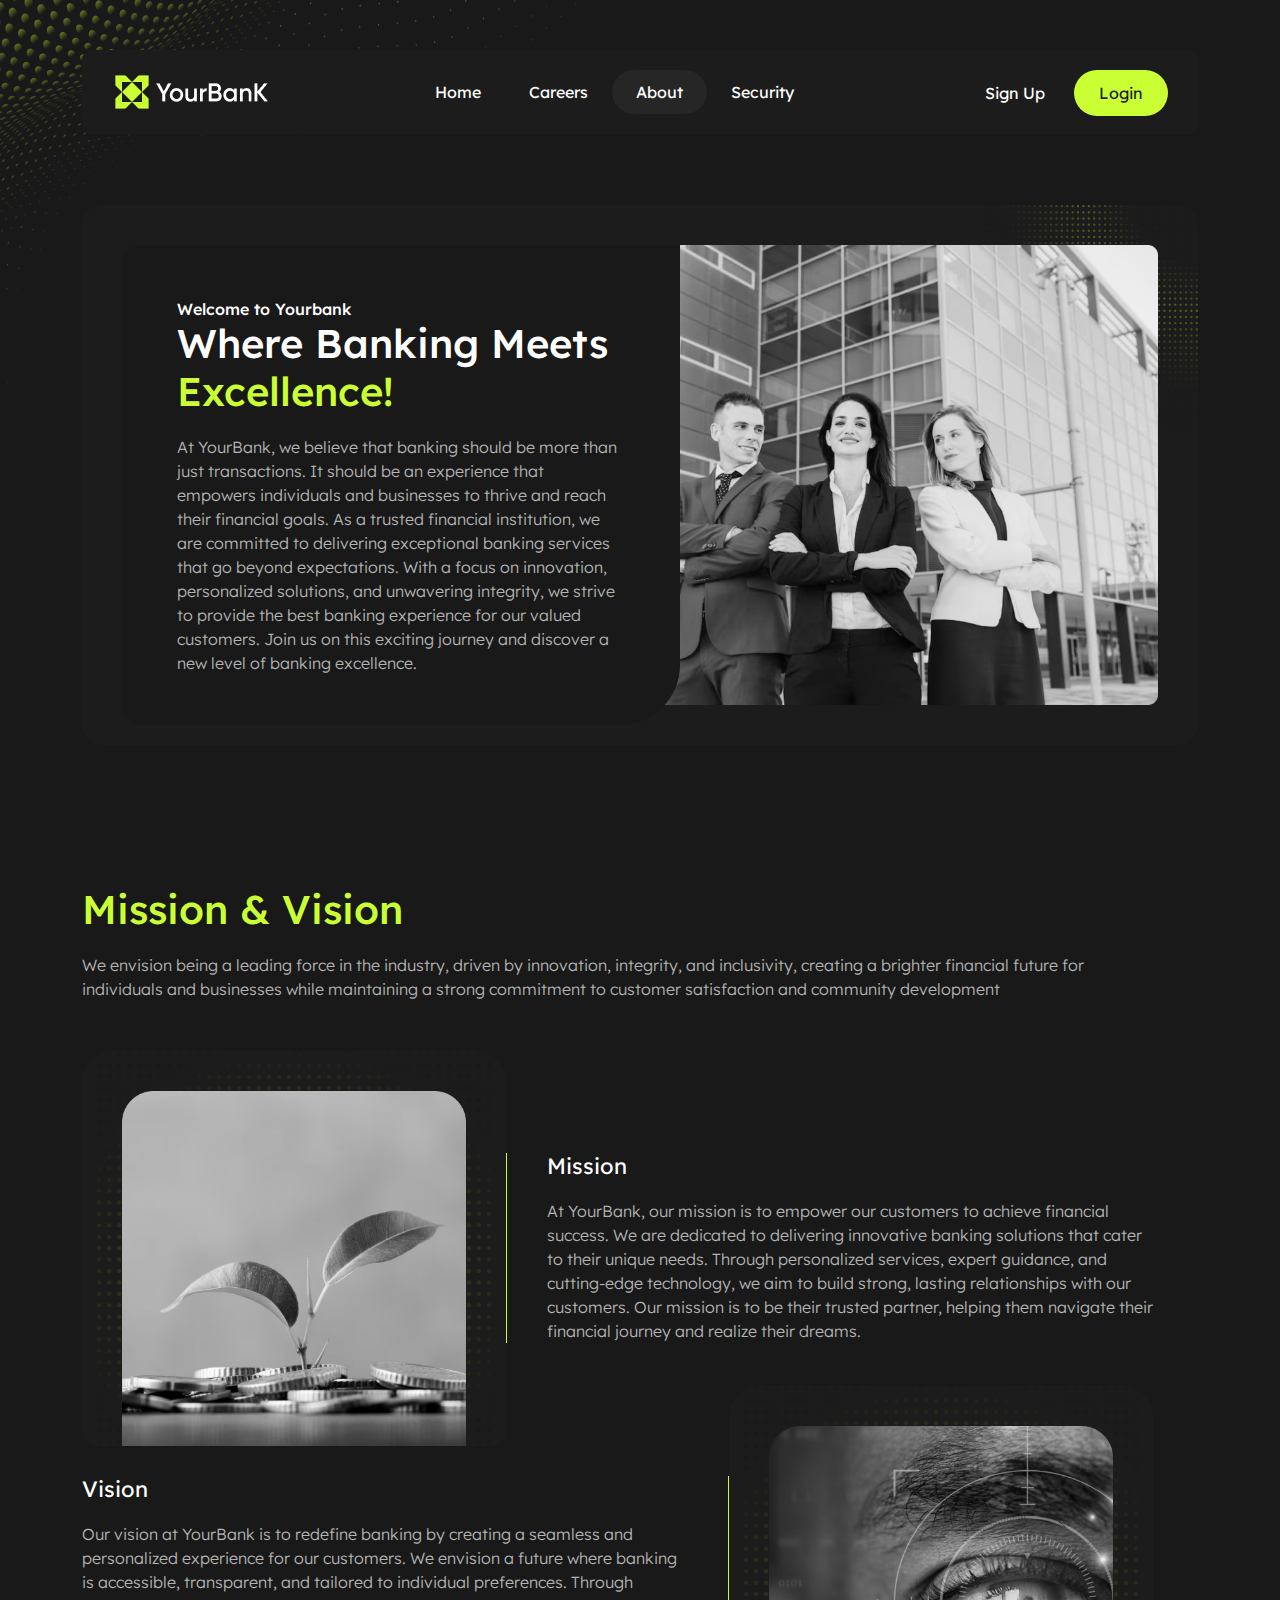
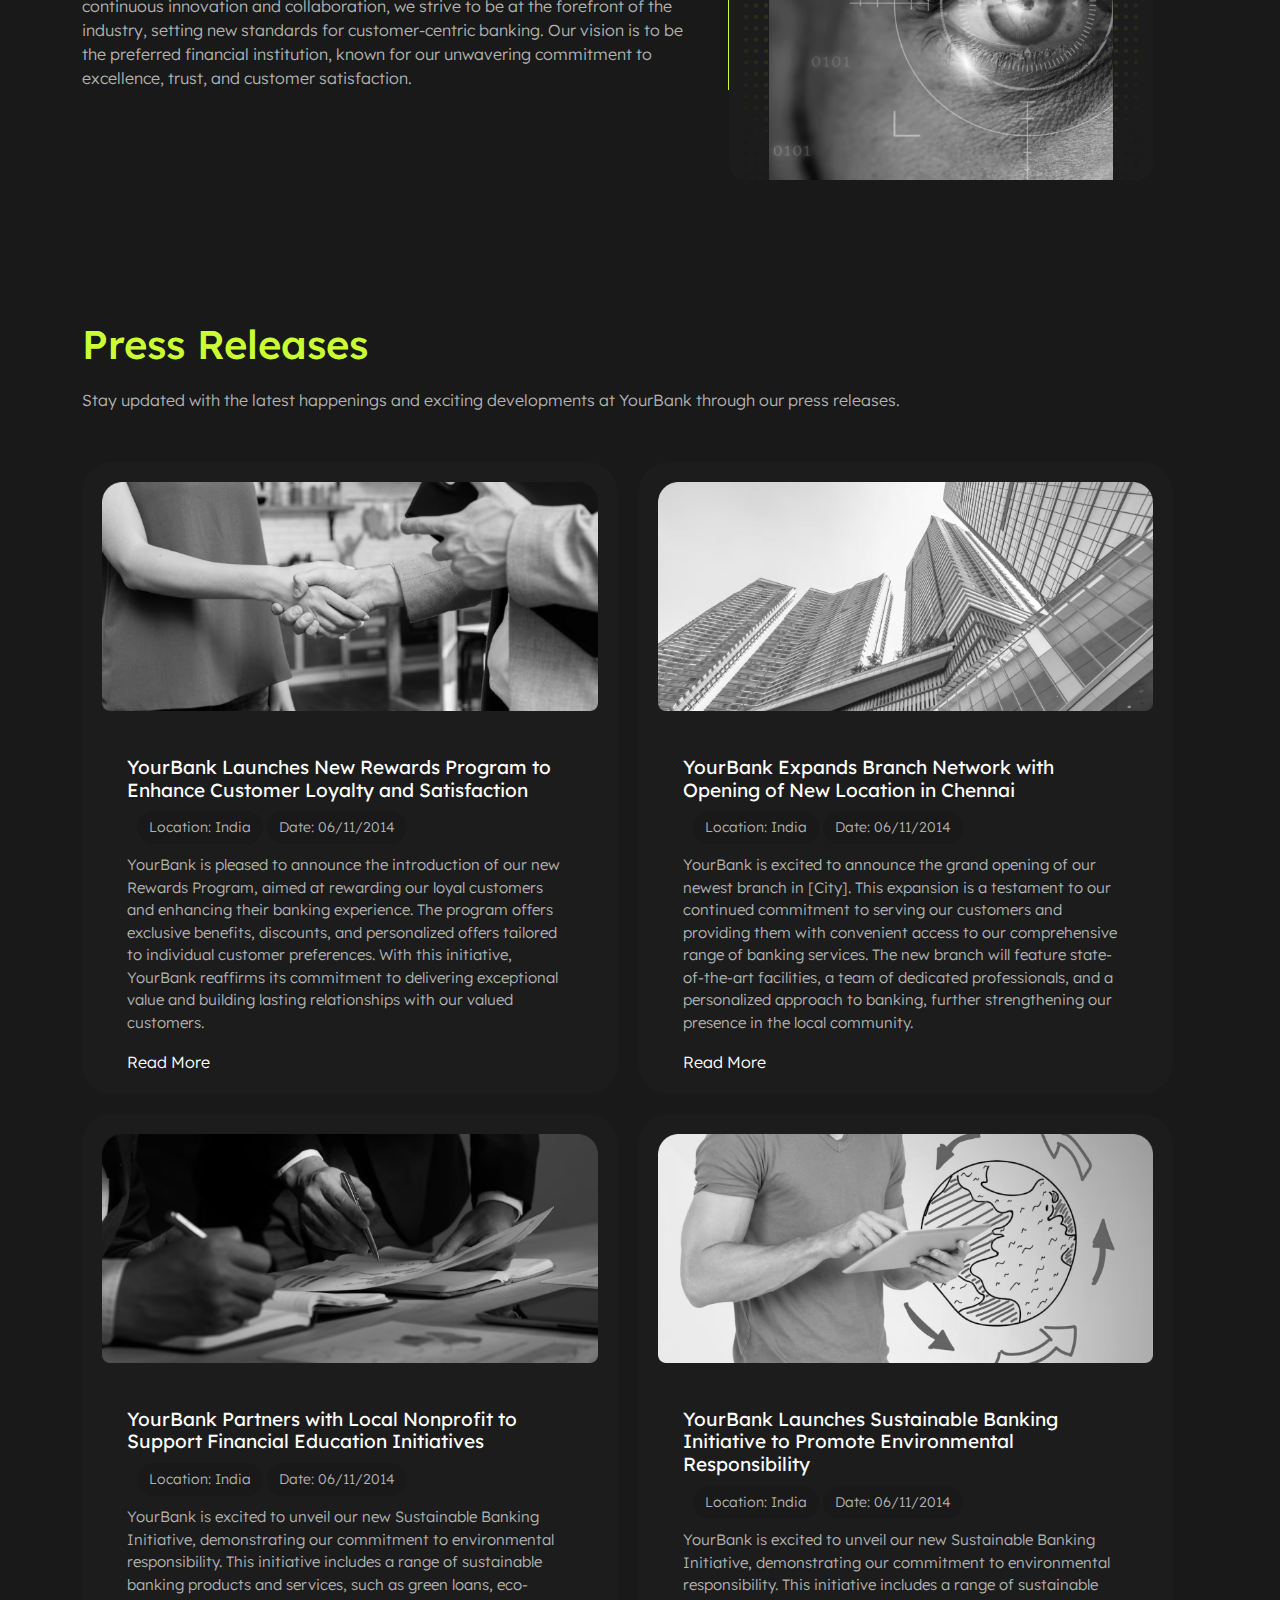
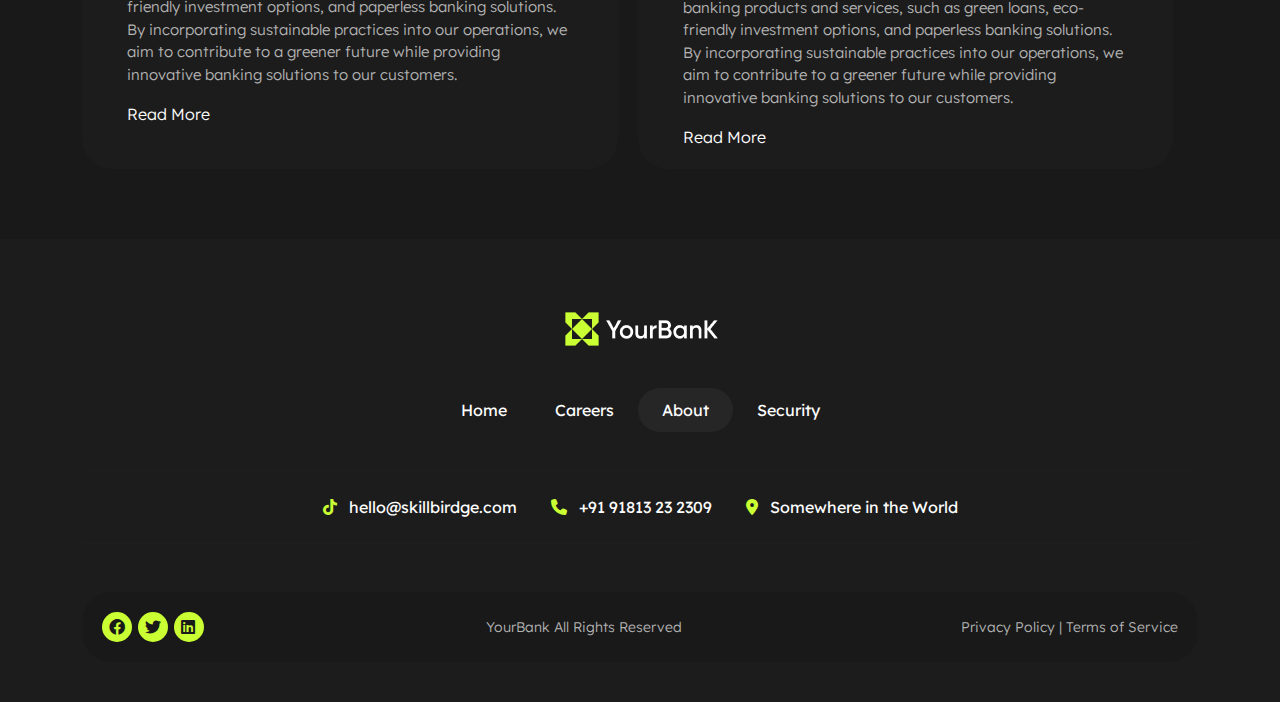
<file: about.html>
<!doctype html>
<html lang="en">

<head>
  <title>YourBank</title>
  <!-- Required meta tags -->
  <meta charset="utf-8">
  <meta name="viewport" content="width=device-width, initial-scale=1, shrink-to-fit=no">

  <!-- Google Fonts -->
  <link rel="preconnect" href="https://fonts.googleapis.com">
  <link rel="preconnect" href="https://fonts.gstatic.com" crossorigin>
  <link href="https://fonts.googleapis.com/css2?family=Lexend:wght@300;400;500;600;700;800&display=swap" rel="stylesheet">

  <!-- links -->
  <link rel="stylesheet" href="asstes/css/aos.css" />
  <link rel="stylesheet" href="asstes/css/owl.carousel.min.css">
  <link rel="stylesheet" href="asstes/css/owl.theme.default.min.css">
  <link rel="stylesheet" href="asstes/css/fontawesome.min.css">
    <link rel="stylesheet" href="asstes/css/bootstrap.min.css">
    <link rel="stylesheet" href="asstes/css/style.css">
    <link rel="stylesheet" href="asstes/css/responsive.css">

</head>

<body>
  <header class="header_area">
    <div class="container">
      <div class="main_header d-flex justify-content-between align-items-center">
            <div class="logo_area">
              <a href="index.html"><img src="asstes/images/home-page/logo.png" alt="logo image"></a>
            </div>
            <nav class="menu_area">
              <ul>
                <li><a href="index.html">Home</a></li>
                <li><a href="careers.html">Careers</a></li>
                <li class="active"><a href="about.html">About</a></li>
                <li><a href="security.html">Security</a></li>
              </ul>
            </nav>
            <div class="buttons">
              <a class="btn01" href="registration.html">Sign Up</a>
              <a class="btn02" href="login.html">Login</a>
            </div>
      </div>
    </div>    
  </header>

  <main>
    <section class="career_header_area section_padding">
      <div class="container">
        <div class="career_header_content">
          <div class="career_header_image text-end">
            <img src="asstes/images/about-page/about-header.png" loading="lazy" alt="image" >
          </div>
          <div class="career_heading_dis">
            <div class="section_title">
              <div class="section_title_content">
                <h4>Welcome to Yourbank</h4>
                <h1>Where Banking Meets<span style="color: var(--color02);"> Excellence!</span></h1>
                <p>At YourBank, we believe that banking should be more than just transactions. It should be an experience that empowers individuals and businesses to thrive and reach their financial goals. As a trusted financial institution, we are committed to delivering exceptional banking services that go beyond expectations. With a focus on innovation, personalized solutions, and unwavering integrity, we strive to provide the best banking experience for our valued customers. Join us on this exciting journey and discover a new level of banking excellence.</p>
              </div>
            </div>
          </div>
        </div>
      </div>
    </section>

    <section class="value_area mission_vision_area section_padding">
      <div class="container">
        <div class="section_title">
          <div class="section_title_content">
            <h1><span style="color: var(--color02);">Mission & Vision</span></h1>
            <p>We envision being a leading force in the industry, driven by innovation, integrity, and inclusivity, creating a brighter financial future for individuals and businesses while maintaining a strong commitment to customer satisfaction and community development</p>
          </div>
        </div>
        <div class="mi_vi_content_area">
          <div class="mi_vi_content">
            <div class="mi_vi_text_box">
              <div class="mi_vi_img">
                <img src="asstes/images/about-page/mission01.png" alt="image">
              </div>
              <div class="mi_vi_text">
                <h3>Mission</h3>
                <p>At YourBank, our mission is to empower our customers to achieve financial success. We are dedicated to delivering innovative banking solutions that cater to their unique needs. Through personalized services, expert guidance, and cutting-edge technology, we aim to build strong, lasting relationships with our customers. Our mission is to be their trusted partner, helping them navigate their financial journey and realize their dreams.</p>
              </div>
            </div>
          </div>
          <div class="mi_vi_content02">
            <div class="mi_vi_text_box mi_vi_text_box02">
              <div class="mi_vi_img">
                <img src="asstes/images/about-page/mission02.png" alt="image">
              </div>
              <div class="mi_vi_text">
                <h3>Vision</h3>
                <p>Our vision at YourBank is to redefine banking by creating a seamless and personalized experience for our customers. We envision a future where banking is accessible, transparent, and tailored to individual preferences. Through continuous innovation and collaboration, we strive to be at the forefront of the industry, setting new standards for customer-centric banking. Our vision is to be the preferred financial institution, known for our unwavering commitment to excellence, trust, and customer satisfaction.</p>
              </div>
            </div>
          </div>
        </div>
      </div>
    </section>


    <section class="press_release_area section_padding">
      <div class="container">
        <div class="section_title">
          <div class="section_title_content w-75">
            <h1><span style="color: var(--color02);">Press Releases</span></h1>
            <p>Stay updated with the latest happenings and exciting developments at YourBank through our press releases.</p>
          </div>
        </div>
        <div class="press_release_content">
          <div class="press_release_content_box">
            <a href="single.html">
              <img src="asstes/images/about-page/releas.png" alt="image">
              <div class="pr_re_text">
                <h3>YourBank Launches New Rewards Program to Enhance Customer Loyalty and Satisfaction</h3>
              <div class="pr_re_loc_date">
                <span>Location: India</span>
                <span>Date: 06/11/2014</span>
              </div>
              <p>YourBank is pleased to announce the introduction of our new Rewards Program, aimed at rewarding our loyal customers and enhancing their banking experience. The program offers exclusive benefits, discounts, and personalized offers tailored to individual customer preferences. With this initiative, YourBank reaffirms its commitment to delivering exceptional value and building lasting relationships with our valued customers.</p>
              <div class="press_read_more">
                <a href="single.html">Read More</a>
              </div>
              </div>
            </a>
          </div>

          <div class="press_release_content_box">
            <a href="single.html">
              <img src="asstes/images/about-page/releas2.png" alt="image">
              <div class="pr_re_text">
                <h3>YourBank Expands Branch Network with Opening of New Location in Chennai</h3>
              <div class="pr_re_loc_date">
                <span>Location: India</span>
                <span>Date: 06/11/2014</span>
              </div>
              <p>YourBank is excited to announce the grand opening of our newest branch in [City]. This expansion is a testament to our continued commitment to serving our customers and providing them with convenient access to our comprehensive range of banking services. The new branch will feature state-of-the-art facilities, a team of dedicated professionals, and a personalized approach to banking, further strengthening our presence in the local community.</p>
              <div class="press_read_more">
                <a href="single.html">Read More</a>
              </div>
              </div>
            </a>
          </div>
          <div class="press_release_content_box">
            <a href="single.html">
              <img src="asstes/images/about-page/releas3.png" alt="image">
              <div class="pr_re_text">
                <h3>YourBank Partners with Local Nonprofit to Support Financial Education Initiatives</h3>
              <div class="pr_re_loc_date">
                <span>Location: India</span>
                <span>Date: 06/11/2014</span>
              </div>
              <p>YourBank is excited to unveil our new Sustainable Banking Initiative, demonstrating our commitment to environmental responsibility. This initiative includes a range of sustainable banking products and services, such as green loans, eco-friendly investment options, and paperless banking solutions. By incorporating sustainable practices into our operations, we aim to contribute to a greener future while providing innovative banking solutions to our customers.</p>
              <div class="press_read_more">
                <a href="single.html">Read More</a>
              </div>
              </div>
            </a>
          </div>
          <div class="press_release_content_box">
            <a href="single.html">
              <img src="asstes/images/about-page/releas4.png" alt="image">
              <div class="pr_re_text">
                <h3>YourBank Launches Sustainable Banking Initiative to Promote Environmental Responsibility</h3>
              <div class="pr_re_loc_date">
                <span>Location: India</span>
                <span>Date: 06/11/2014</span>
              </div>
              <p>YourBank is excited to unveil our new Sustainable Banking Initiative, demonstrating our commitment to environmental responsibility. This initiative includes a range of sustainable banking products and services, such as green loans, eco-friendly investment options, and paperless banking solutions. By incorporating sustainable practices into our operations, we aim to contribute to a greener future while providing innovative banking solutions to our customers.</p>
              <div class="press_read_more">
                <a href="single.html">Read More</a>
              </div>
              </div>
            </a>
          </div>
        </div>
      </div>
    </section>
  </main>

  <footer class="footer_area section_padding">
    <div class="container">
      <div class="footer_content text-center">
        <a href="index.html"><img src="asstes/images/home-page/logo.png" alt="logo image"></a>
        <nav class="footer_menu mt-5 mb-5">
          <ul>
            <li><a href="index.html">Home</a></li>
            <li><a href="careers.html">Careers</a></li>
            <li class="active"><a href="about.html">About</a></li>
            <li><a href="security.html">Security</a></li>
          </ul>
        </nav>
        <hr>
        <div class="footer_contact text-white mt-4 mb-4">
          <span><i class="fa-brands fa-tiktok"></i> &nbsp; hello@skillbirdge.com</span>
          <span><i class="fa-solid fa-phone"></i> &nbsp; +91 91813 23 2309</span>
          <span><i class="fa-solid fa-location-dot"></i> &nbsp; Somewhere in the World</span>
        </div>
        <hr>
      </div>
      <div class="social_copyright d-flex justify-content-between align-items-center mt-5">
        <div class="social_icons">
          <a href="#"><i class="fa-brands fa-facebook"></i></a>
          <a href="#"><i class="fa-brands fa-twitter"></i></a>
          <a href="#"><i class="fa-brands fa-linkedin"></i></a>
        </div>
        <p>YourBank All Rights Reserved</p>
        <p>Privacy Policy | Terms of Service</p>
      </div>
    </div>
  </footer>
  <!-- Bootstrap JavaScript Libraries -->
  <script src="asstes/js/jquery.min.js"></script>
  <script src="asstes/js/aos.js"></script>
  <script src="asstes/js/popper.min.js"></script>
  <script src="asstes/js/owl.carousel.min.js"></script>
  <script src="asstes/js/bootstrap.min.js"></script>
  <script src="asstes/js/script.js"></script>
</body>
</html>
</file>
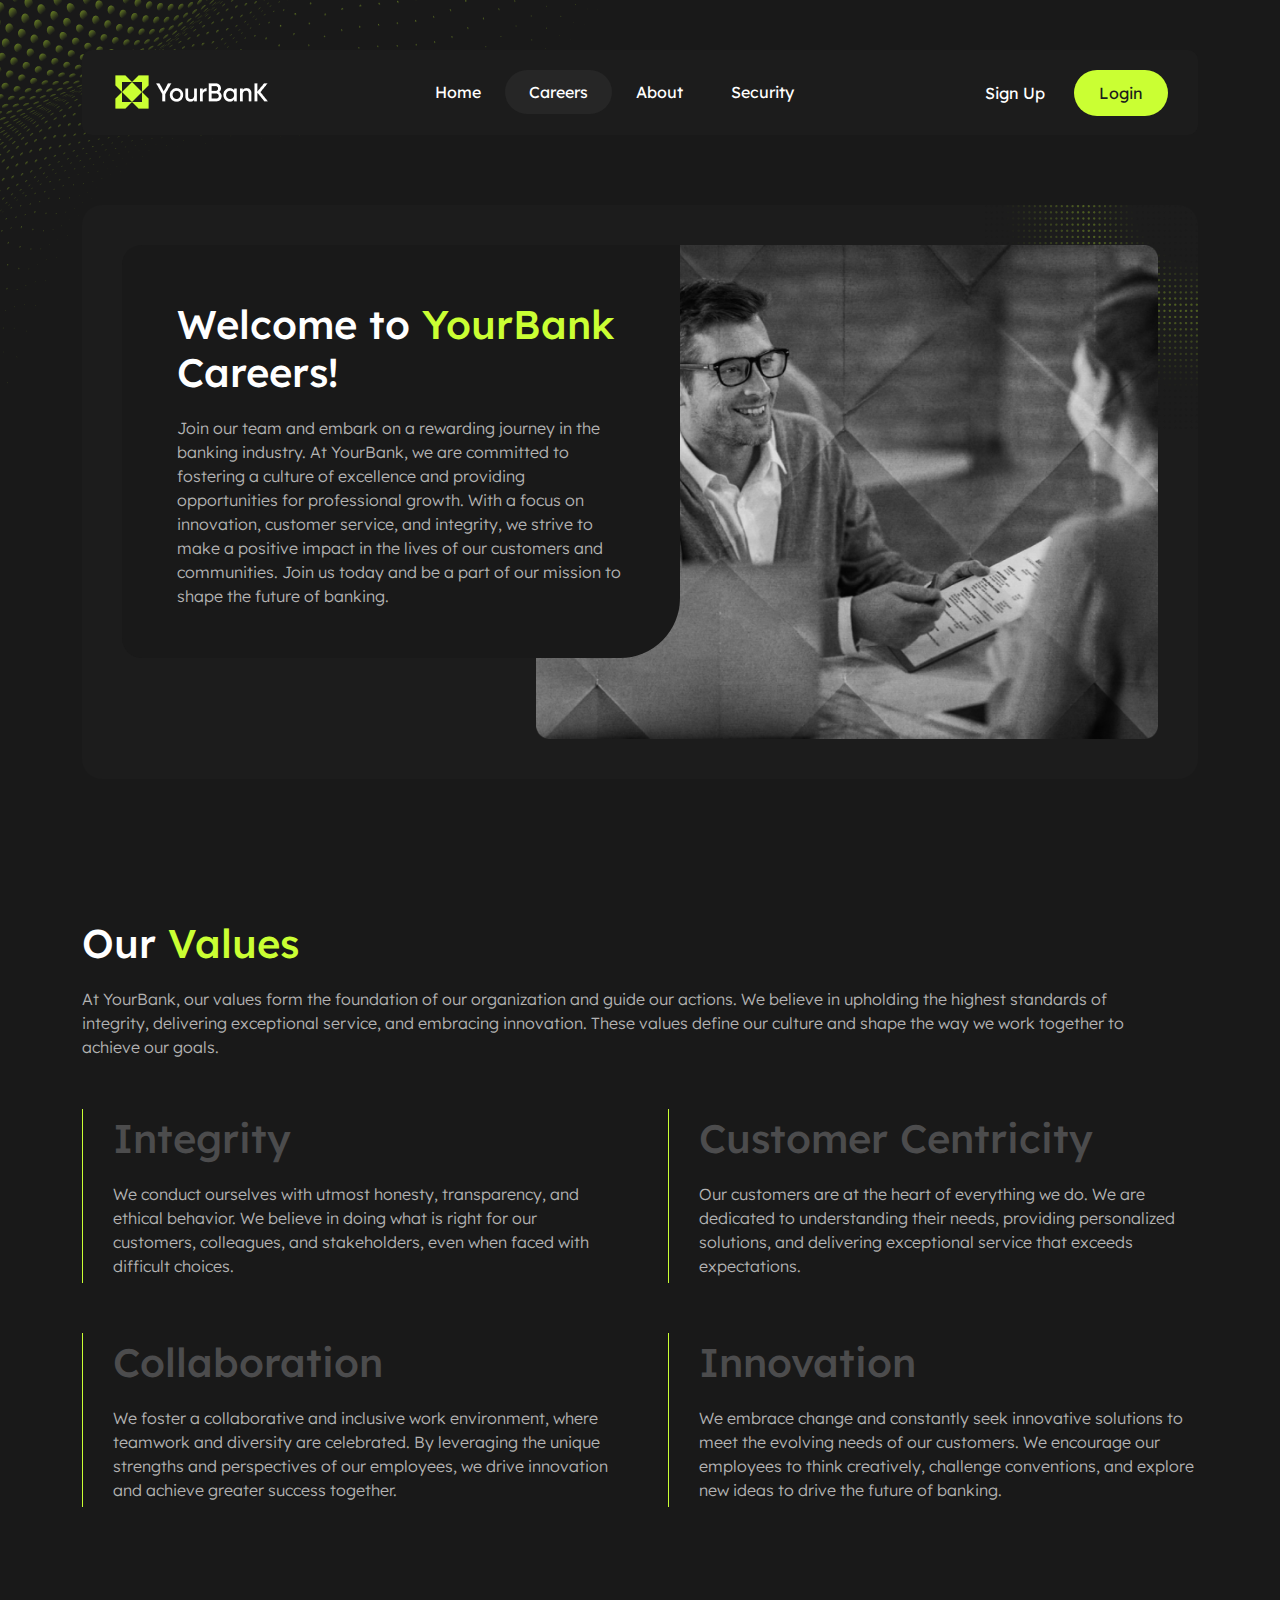
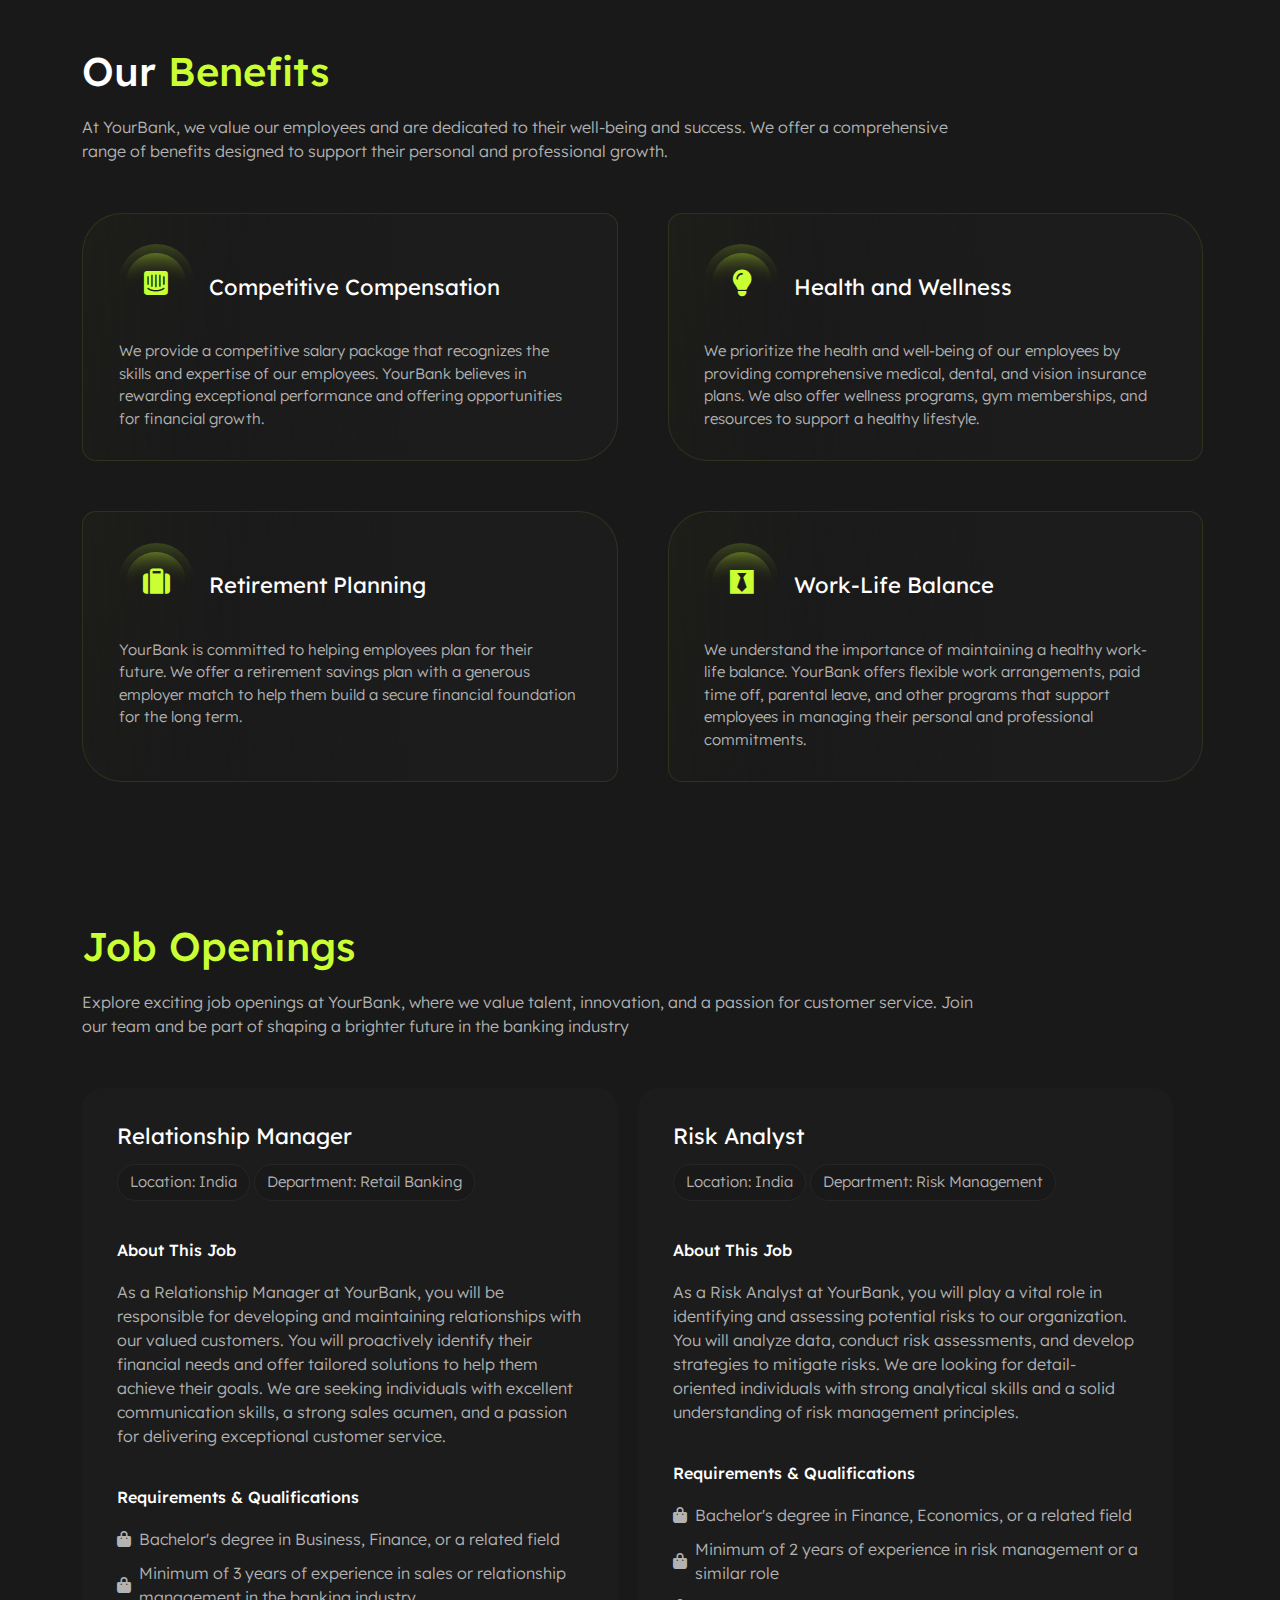
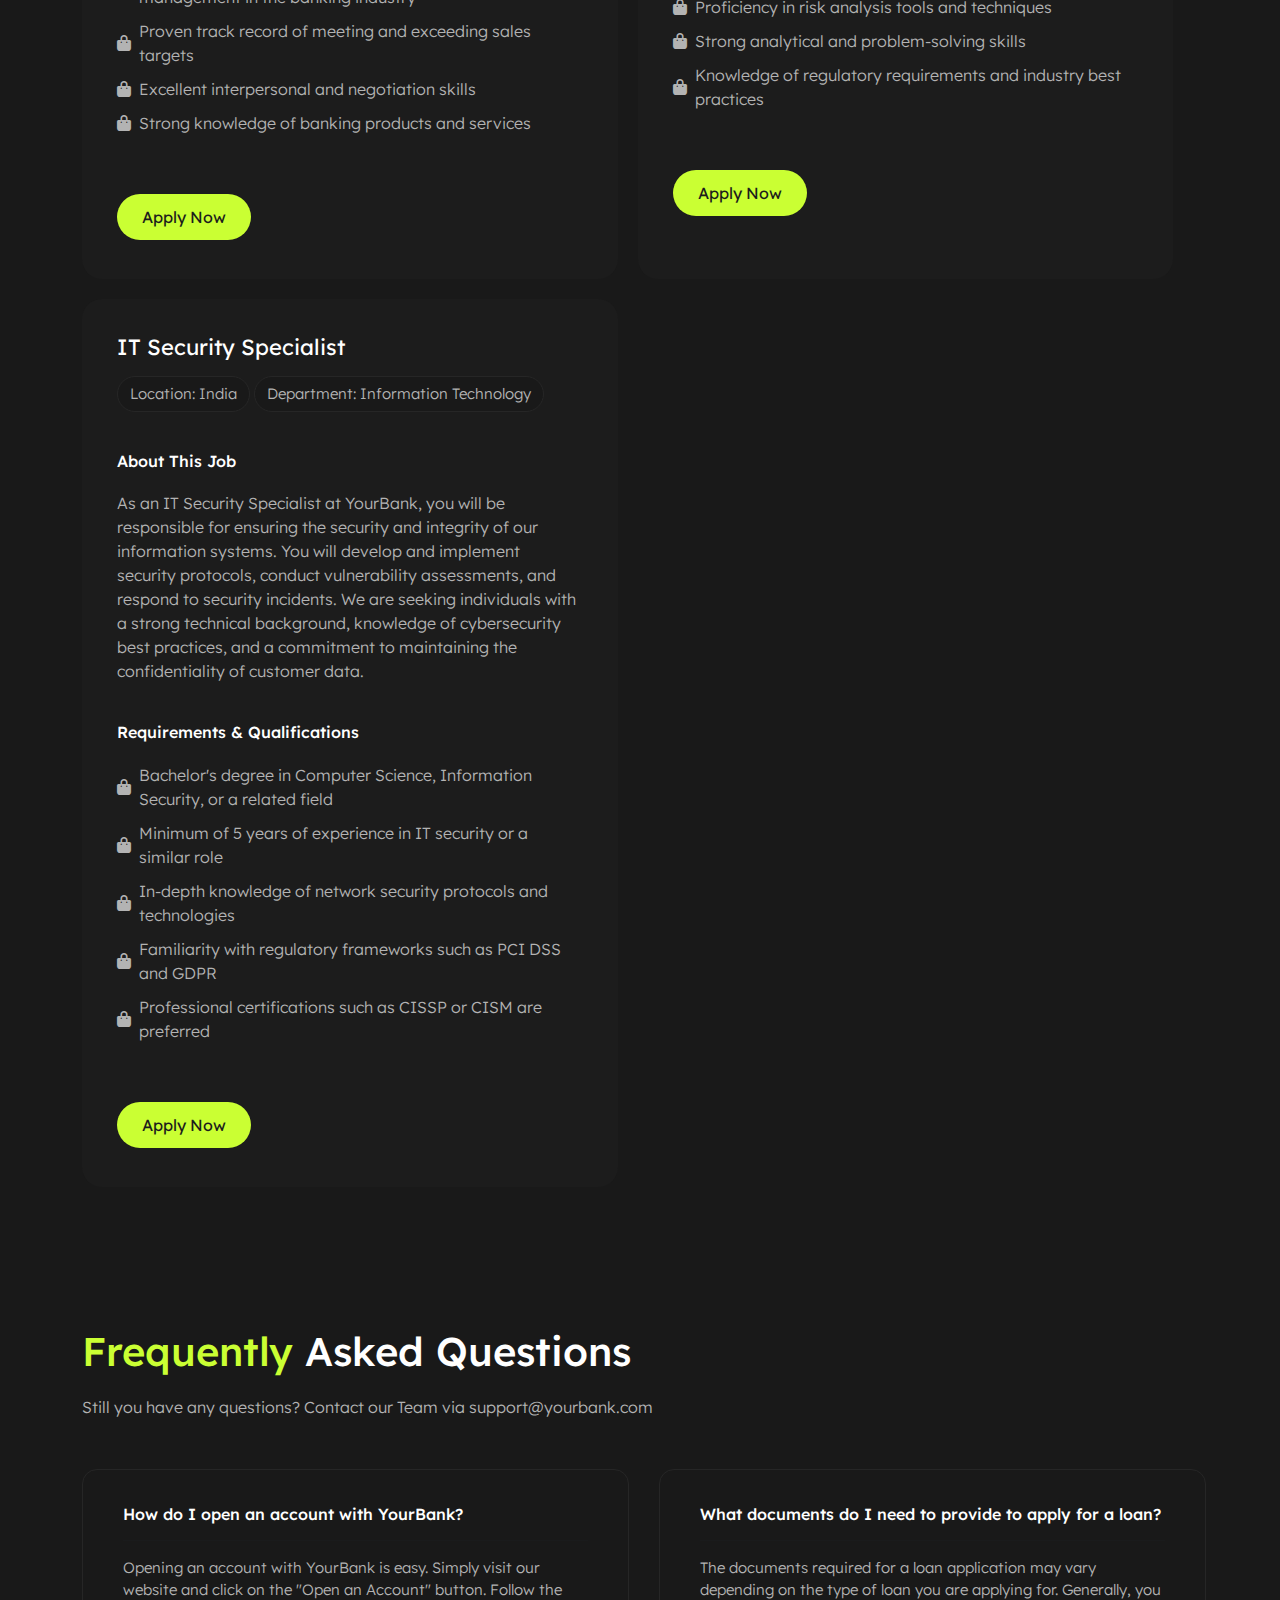
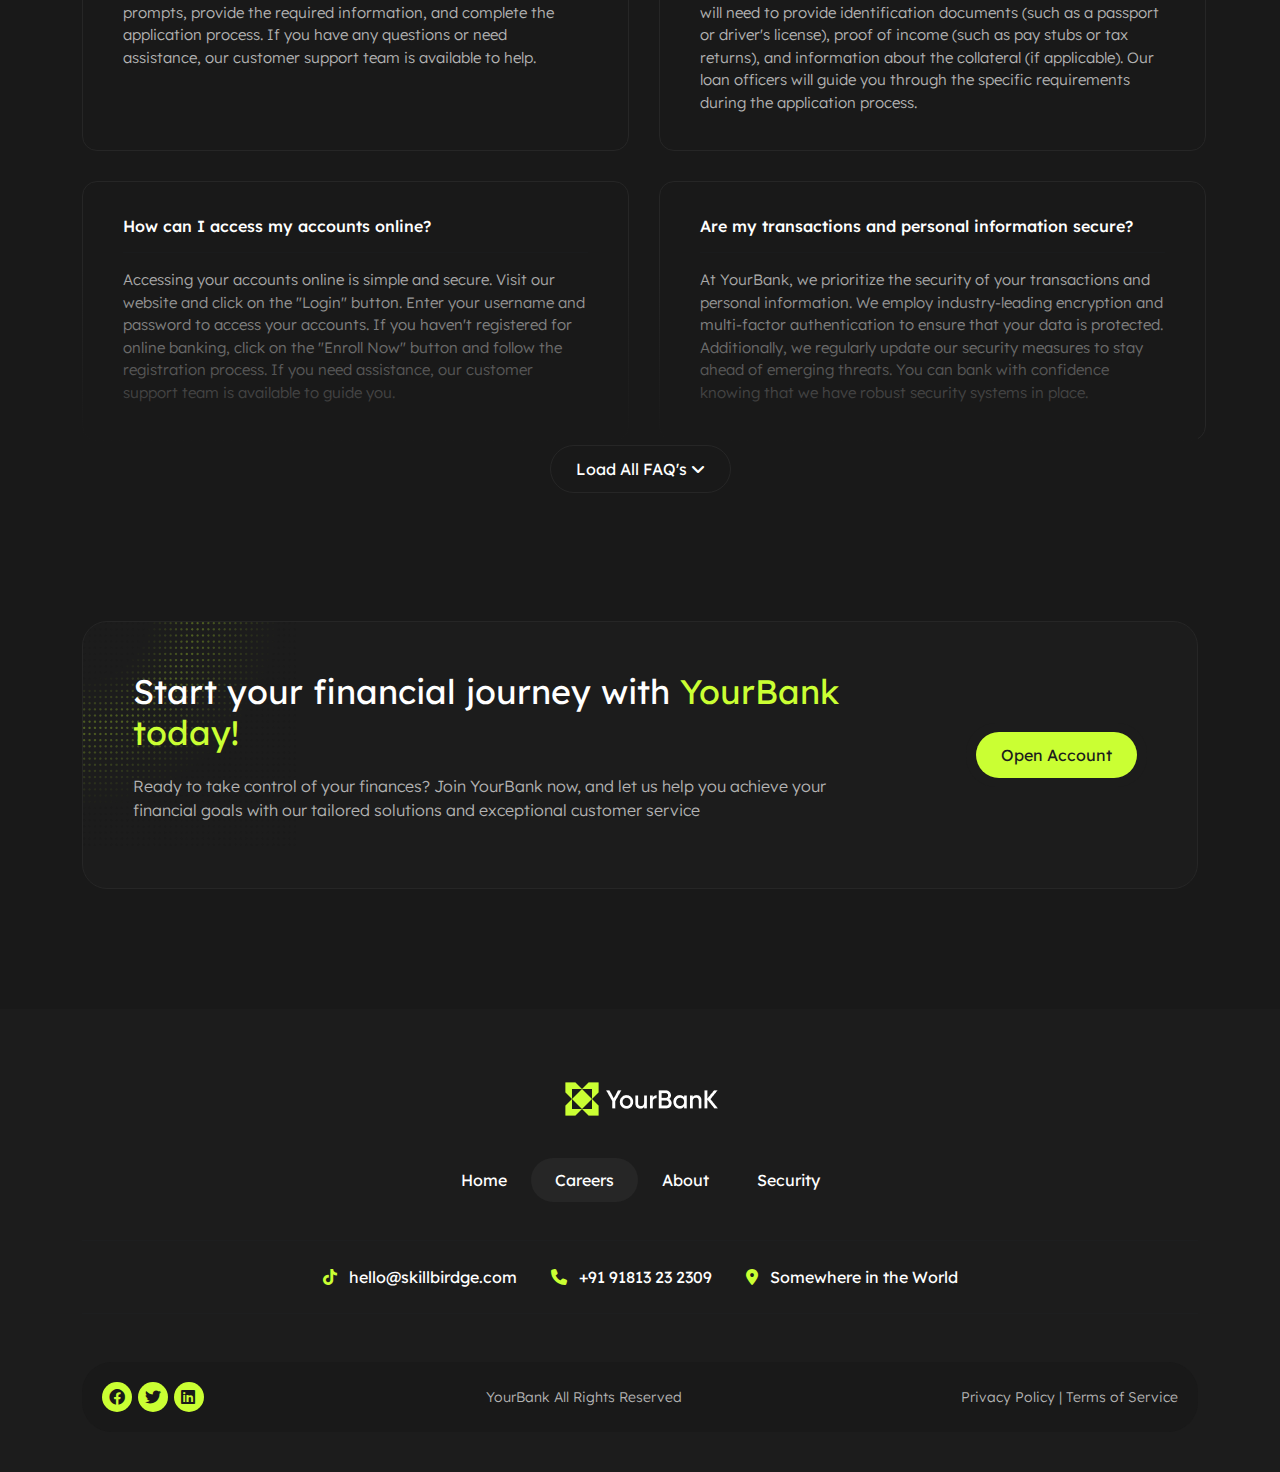
<file: careers.html>
<!doctype html>
<html lang="en">

<head>
  <title>YourBank</title>
  <!-- Required meta tags -->
  <meta charset="utf-8">
  <meta name="viewport" content="width=device-width, initial-scale=1, shrink-to-fit=no">

  <!-- Google Fonts -->
  <link rel="preconnect" href="https://fonts.googleapis.com">
  <link rel="preconnect" href="https://fonts.gstatic.com" crossorigin>
  <link href="https://fonts.googleapis.com/css2?family=Lexend:wght@300;400;500;600;700;800&display=swap" rel="stylesheet">

  <!-- links -->
  <link rel="stylesheet" href="asstes/css/owl.carousel.min.css">
  <link rel="stylesheet" href="asstes/css/owl.theme.default.min.css">
  <link rel="stylesheet" href="asstes/css/fontawesome.min.css">
  <link rel="stylesheet" href="asstes/css/bootstrap.min.css">
  <link rel="stylesheet" href="asstes/css/style.css">
  <link rel="stylesheet" href="asstes/css/responsive.css">

</head>

<body>
  <header class="header_area">
    <div class="container">
      <div class="main_header d-flex justify-content-between align-items-center">
            <div class="logo_area">
              <a href="index.html"><img src="asstes/images/home-page/logo.png" alt="logo image"></a>
            </div>
            <nav class="menu_area">
              <ul>
                <li><a href="index.html">Home</a></li>
                <li class="active"><a href="careers.html">Careers</a></li>
                <li><a href="about.html">About</a></li>
                <li><a href="security.html">Security</a></li>
              </ul>
            </nav>
            <div class="buttons">
              <a class="btn01" href="registration.html">Sign Up</a>
              <a class="btn02" href="login.html">Login</a>
            </div>
      </div>
    </div>    
  </header>

  <main>
    <section class="career_header_area section_padding">
      <div class="container">
        <div class="career_header_content">
          <div class="career_header_image text-end">
            <img src="asstes/images/career-page/header.png" loading="lazy" alt="image" >
          </div>
          <div class="career_heading_dis">
            <div class="section_title">
              <div class="section_title_content">
                <h1>Welcome to <span style="color: var(--color02);">YourBank</span> Careers!</h1>
                <p>Join our team and embark on a rewarding journey in the banking industry. At YourBank, we are committed to fostering a culture of excellence and providing opportunities for professional growth. With a focus on innovation, customer service, and integrity, we strive to make a positive impact in the lives of our customers and communities. Join us today and be a part of our mission to shape the future of banking.</p>
              </div>
            </div>
          </div>
        </div>
      </div>
    </section>

    <section class="value_area section_padding">
      <div class="container">
        <div class="section_title">
          <div class="section_title_content">
            <h1>Our <span style="color: var(--color02);">Values</span></h1>
            <p>At YourBank, our values form the foundation of our organization and guide our actions. We believe in upholding the highest standards of integrity, delivering exceptional service, and embracing innovation. These values define our culture and shape the way we work together to achieve our goals.</p>
          </div>
        </div>
        <div class="value_content_area d-grid">
          <div class="value_content_box">
            <h1>Integrity</h1>
            <p>We conduct ourselves with utmost honesty, transparency, and ethical behavior. We believe in doing what is right for our customers, colleagues, and stakeholders, even when faced with difficult choices.</p>
          </div>
          <div class="value_content_box">
            <h1>Customer Centricity</h1>
            <p>Our customers are at the heart of everything we do. We are dedicated to understanding their needs, providing personalized solutions, and delivering exceptional service that exceeds expectations.</p>
          </div>
          <div class="value_content_box">
            <h1>Collaboration</h1>
            <p>We foster a collaborative and inclusive work environment, where teamwork and diversity are celebrated. By leveraging the unique strengths and perspectives of our employees, we drive innovation and achieve greater success together.</p>
          </div>
          <div class="value_content_box">
            <h1>Innovation</h1>
            <p>We embrace change and constantly seek innovative solutions to meet the evolving needs of our customers. We encourage our employees to think creatively, challenge conventions, and explore new ideas to drive the future of banking.</p>
          </div>
        </div>
      </div>
    </section>


    <section class="benefit_area section_padding">
      <div class="container">
        <div class="section_title">
          <div class="section_title_content">
            <h1>Our <span style="color: var(--color02);">Benefits</span></h1>
            <p>At YourBank, we value our employees and are dedicated to their well-being and success. We offer a comprehensive range of benefits designed to support their personal and professional growth.</p>
          </div>
        </div>
        <div class="benefit_content">
          <div class="benefit_content_box benefit_content_box01">
            <div class="product-content">
              <div class="benefit_box_title d-flex align-items-center">
                <div class="product_icon_shadow">
                  <div class="product_icon">
                    <i class="fa-brands fa-intercom"></i>
                  </div>
                </div>
                <h3>Competitive Compensation</h3>
              </div>
              <p class="text-start">We provide a competitive salary package that recognizes the skills and expertise of our employees. YourBank believes in rewarding exceptional performance and offering opportunities for financial growth.</p>
            </div>
          </div>
          <div class="benefit_content_box benefit_content_box02">
            <div class="product-content">
              <div class="benefit_box_title d-flex align-items-center">
                <div class="product_icon_shadow">
                  <div class="product_icon">
                    <i class="fa-solid fa-lightbulb"></i>
                  </div>
                </div>
                <h3>Health and Wellness</h3>
              </div>
              <p class="text-start">We prioritize the health and well-being of our employees by providing comprehensive medical, dental, and vision insurance plans. We also offer wellness programs, gym memberships, and resources to support a healthy lifestyle.</p>
            </div>
          </div>
          <div class="benefit_content_box benefit_content_box03">
            <div class="product-content">
              <div class="benefit_box_title d-flex align-items-center">
                <div class="product_icon_shadow">
                  <div class="product_icon">
                    <i class="fa-solid fa-suitcase"></i>
                  </div>
                </div>
                <h3>Retirement Planning</h3>
              </div>
              <p class="text-start">YourBank is committed to helping employees plan for their future. We offer a retirement savings plan with a generous employer match to help them build a secure financial foundation for the long term.</p>
            </div>
          </div>
          <div class="benefit_content_box benefit_content_box04">
            <div class="product-content">
              <div class="benefit_box_title d-flex align-items-center">
                <div class="product_icon_shadow">
                  <div class="product_icon">
                    <i class="fa-brands fa-black-tie"></i>
                  </div>
                </div>
                <h3>Work-Life Balance</h3>
              </div>
              <p class="text-start">We understand the importance of maintaining a healthy work-life balance. YourBank offers flexible work arrangements, paid time off, parental leave, and other programs that support employees in managing their personal and professional commitments.</p>
            </div>
          </div>
        </div>
      </div>
    </section>

    <section class="job_opening_area section_padding">
      <div class="container">
        <div class="section_title">
          <div class="section_title_content">
            <h1><span style="color: var(--color02);">Job Openings</span></h1>
            <p>Explore exciting job openings at YourBank, where we value talent, innovation, and a passion for customer service. Join our team and be part of shaping a brighter future in the banking industry</p>
          </div>
        </div>
        <div class="job_opening_content">
          <div class="job_opening_content_box">
            <h3>Relationship Manager</h3>
            <div class="job_location">
              <span>Location: India</span>
              <span>Department: Retail Banking</span>
            </div>
            <h4>About This Job</h4>
            <p>As a Relationship Manager at YourBank, you will be responsible for developing and maintaining relationships with our valued customers. You will proactively identify their financial needs and offer tailored solutions to help them achieve their goals. We are seeking individuals with excellent communication skills, a strong sales acumen, and a passion for delivering exceptional customer service.</p>
            <h4>Requirements & Qualifications</h4>
            <ul>
              <li><i class="fa-solid fa-bag-shopping"></i> Bachelor's degree in Business, Finance, or a related field</li>
              <li><i class="fa-solid fa-bag-shopping"></i> Minimum of 3 years of experience in sales or relationship management in the banking industry</li>
              <li><i class="fa-solid fa-bag-shopping"></i> Proven track record of meeting and exceeding sales targets</li>
              <li><i class="fa-solid fa-bag-shopping"></i> Excellent interpersonal and negotiation skills</li>
              <li><i class="fa-solid fa-bag-shopping"></i> Strong knowledge of banking products and services</li>
            </ul>
            <a class="btn02" href="#">Apply Now</a>
          </div>
          <div class="job_opening_content_box">
            <h3>Risk Analyst</h3>
            <div class="job_location">
              <span>Location: India</span>
              <span>Department: Risk Management</span>
            </div>
            <h4>About This Job</h4>
            <p>As a Risk Analyst at YourBank, you will play a vital role in identifying and assessing potential risks to our organization. You will analyze data, conduct risk assessments, and develop strategies to mitigate risks. We are looking for detail-oriented individuals with strong analytical skills and a solid understanding of risk management principles.</p>
            <h4>Requirements & Qualifications</h4>
            <ul>
              <li><i class="fa-solid fa-bag-shopping"></i> Bachelor's degree in Finance, Economics, or a related field</li>
              <li><i class="fa-solid fa-bag-shopping"></i> Minimum of 2 years of experience in risk management or a similar role</li>
              <li><i class="fa-solid fa-bag-shopping"></i> Proficiency in risk analysis tools and techniques</li>
              <li><i class="fa-solid fa-bag-shopping"></i> Strong analytical and problem-solving skills</li>
              <li><i class="fa-solid fa-bag-shopping"></i> Knowledge of regulatory requirements and industry best practices</li>
            </ul>
            <a class="btn02" href="#">Apply Now</a>
          </div>
          <div class="job_opening_content_box">
            <h3>IT Security Specialist</h3>
            <div class="job_location">
              <span>Location: India</span>
              <span> Department: Information Technology</span>
            </div>
            <h4>About This Job</h4>
            <p>As an IT Security Specialist at YourBank, you will be responsible for ensuring the security and integrity of our information systems. You will develop and implement security protocols, conduct vulnerability assessments, and respond to security incidents. We are seeking individuals with a strong technical background, knowledge of cybersecurity best practices, and a commitment to maintaining the confidentiality of customer data.</p>
            <h4>Requirements & Qualifications</h4>
            <ul>
              <li><i class="fa-solid fa-bag-shopping"></i> Bachelor's degree in Computer Science, Information Security, or a related field</li>
              <li><i class="fa-solid fa-bag-shopping"></i> Minimum of 5 years of experience in IT security or a similar role</li>
              <li><i class="fa-solid fa-bag-shopping"></i> In-depth knowledge of network security protocols and technologies</li>
              <li><i class="fa-solid fa-bag-shopping"></i> Familiarity with regulatory frameworks such as PCI DSS and GDPR</li>
              <li><i class="fa-solid fa-bag-shopping"></i> Professional certifications such as CISSP or CISM are preferred</li>
            </ul>
            <a class="btn02" href="#">Apply Now</a>
          </div>
        </div>
      </div>
    </section>

    <section class="faq-area section_padding">
      <div class="container">
        <div class="section_title">
          <div class="section_title_content">
            <h1><span style="color: var(--color02);">Frequently</span> Asked Questions</h1>
            <p>Still you have any questions? Contact our Team via support@yourbank.com</p>
          </div>
        </div>
        <div class="faq_content_area d-grid">
          <div class="faq_content_box">
            <h4>How do I open an account with YourBank?</h4>
            <hr>
            <p>Opening an account with YourBank is easy. Simply visit our website and click on the "Open an Account" button. Follow the prompts, provide the required information, and complete the application process. If you have any questions or need assistance, our customer support team is available to help.</p>
          </div>
          <div class="faq_content_box">
            <h4>What documents do I need to provide to apply for a loan?</h4>
            <hr>
            <p>The documents required for a loan application may vary depending on the type of loan you are applying for. Generally, you will need to provide identification documents (such as a passport or driver's license), proof of income (such as pay stubs or tax returns), and information about the collateral (if applicable). Our loan officers will guide you through the specific requirements during the application process.</p>
          </div>
          <div class="faq_content_box">
            <h4>How can I access my accounts online?</h4>
            <hr>
            <p>Accessing your accounts online is simple and secure. Visit our website and click on the "Login" button. Enter your username and password to access your accounts. If you haven't registered for online banking, click on the "Enroll Now" button and follow the registration process. If you need assistance, our customer support team is available to guide you.</p>
          </div>
          <div class="faq_content_box">
            <h4>Are my transactions and personal information secure?</h4>
            <hr>
            <p>At YourBank, we prioritize the security of your transactions and personal information. We employ industry-leading encryption and multi-factor authentication to ensure that your data is protected. Additionally, we regularly update our security measures to stay ahead of emerging threats. You can bank with confidence knowing that we have robust security systems in place.</p>
          </div>
        </div>
        <div class="faq_btn text-center mt-3">
          <a class="btn01" href="#">Load All FAQ's <i class="fa-solid fa-angle-down"></i></a>
        </div>
      </div>
    </section>


    <section class="open_account_area section_padding">
      <div class="container">
        <div class="section_title d-flex align-items-center justify-content-between">
          <div class="section_title_content">
            <h1>Start your financial journey with <span style="color: var(--color02);">YourBank today!</span></h1>
            <p>Ready to take control of your finances? Join YourBank now, and let us help you achieve your financial goals with our tailored solutions and exceptional customer service</p>
          </div>
          <div class="section_title_btn">
            <a class="btn02" href="#">Open Account</a>
          </div>
        </div>
      </div>
    </section>
  </main>

  <footer class="footer_area section_padding">
    <div class="container">
      <div class="footer_content text-center">
        <a href="index.html"><img src="asstes/images/home-page/logo.png" alt="logo image"></a>
        <nav class="footer_menu mt-5 mb-5">
          <ul>
            <li><a href="index.html">Home</a></li>
            <li class="active"><a href="careers.html">Careers</a></li>
            <li><a href="about.html">About</a></li>
            <li><a href="security.html">Security</a></li>
          </ul>
        </nav>
        <hr>
        <div class="footer_contact text-white mt-4 mb-4">
          <span><i class="fa-brands fa-tiktok"></i> &nbsp; hello@skillbirdge.com</span>
          <span><i class="fa-solid fa-phone"></i> &nbsp; +91 91813 23 2309</span>
          <span><i class="fa-solid fa-location-dot"></i> &nbsp; Somewhere in the World</span>
        </div>
        <hr>
      </div>
      <div class="social_copyright d-flex justify-content-between align-items-center mt-5">
        <div class="social_icons">
          <a href="#"><i class="fa-brands fa-facebook"></i></a>
          <a href="#"><i class="fa-brands fa-twitter"></i></a>
          <a href="#"><i class="fa-brands fa-linkedin"></i></a>
        </div>
        <p>YourBank All Rights Reserved</p>
        <p>Privacy Policy | Terms of Service</p>
      </div>
    </div>
  </footer>
  <!-- Bootstrap JavaScript Libraries -->
  <script src="asstes/js/jquery.min.js"></script>
  <script src="asstes/js/popper.min.js"></script>
  <script src="asstes/js/owl.carousel.min.js"></script>
  <script src="asstes/js/bootstrap.min.js"></script>
  <script src="asstes/js/script.js"></script>
</body>
</html>
</file>
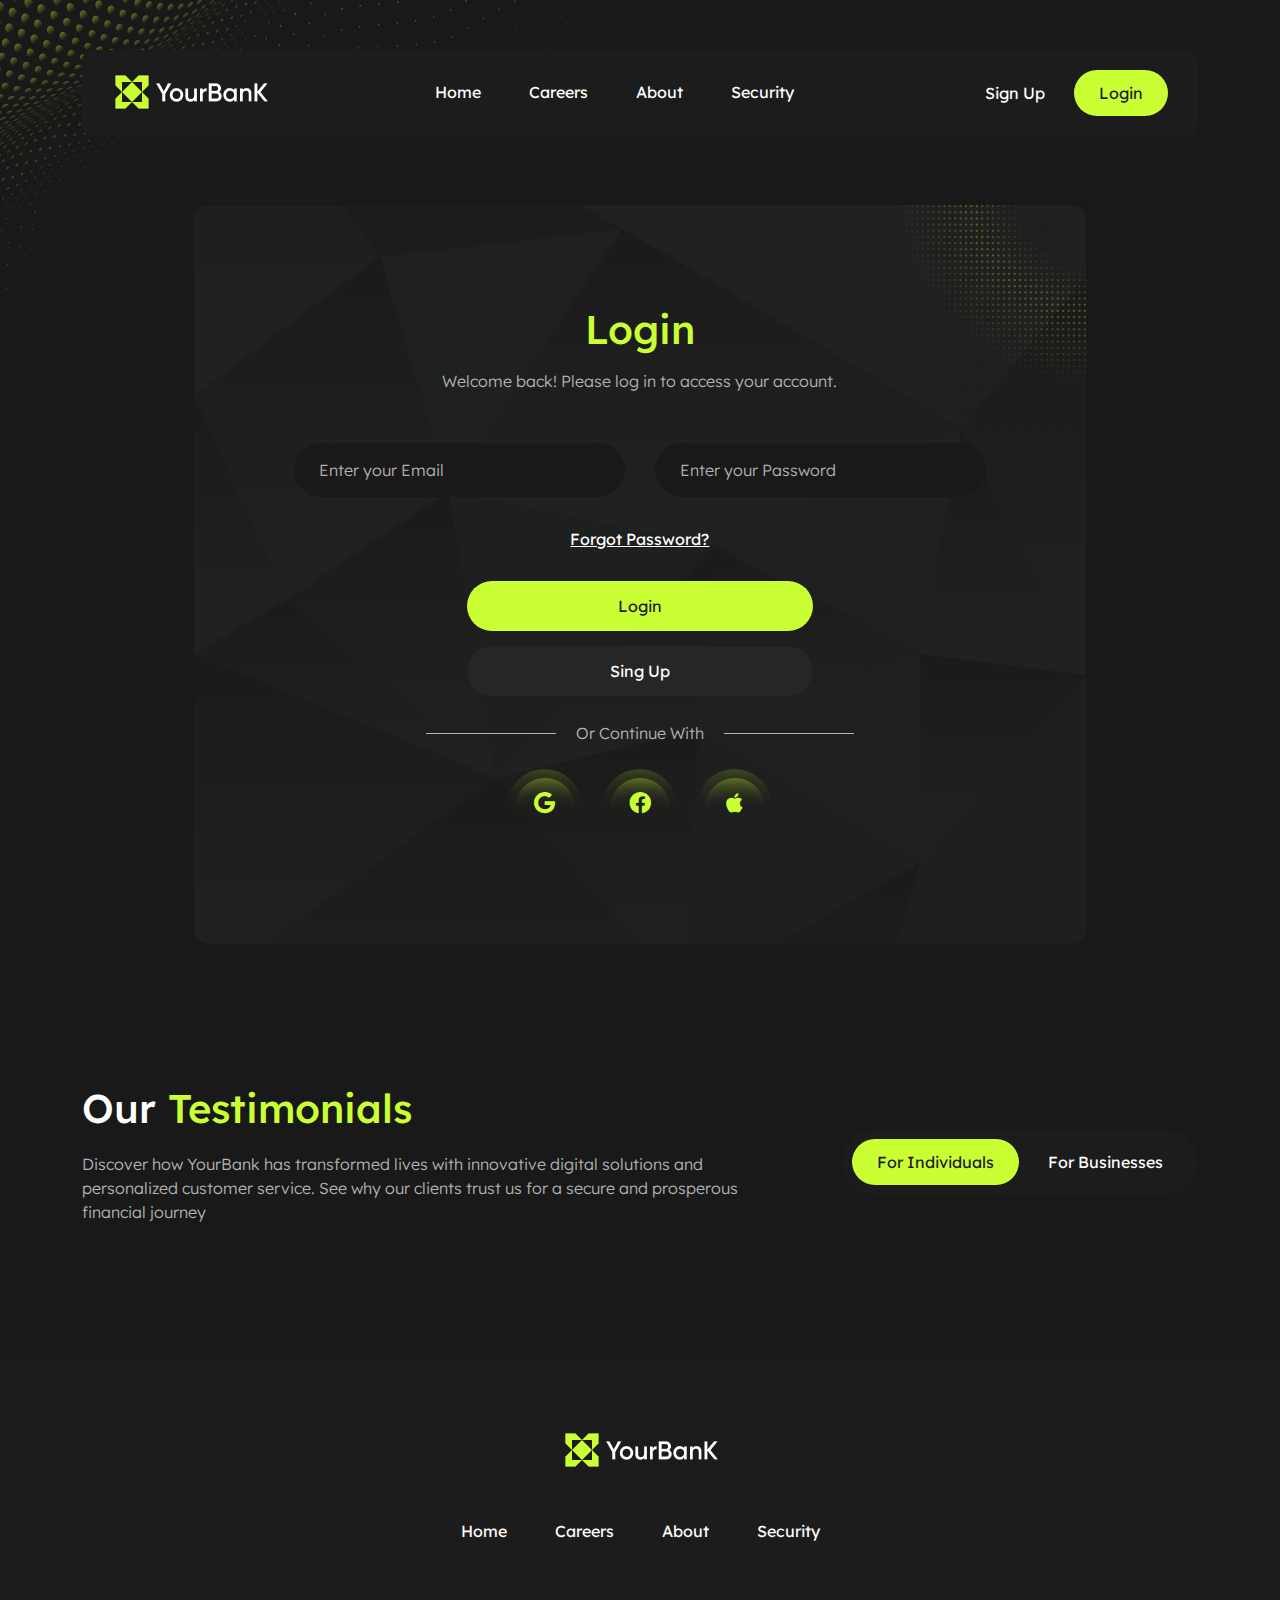
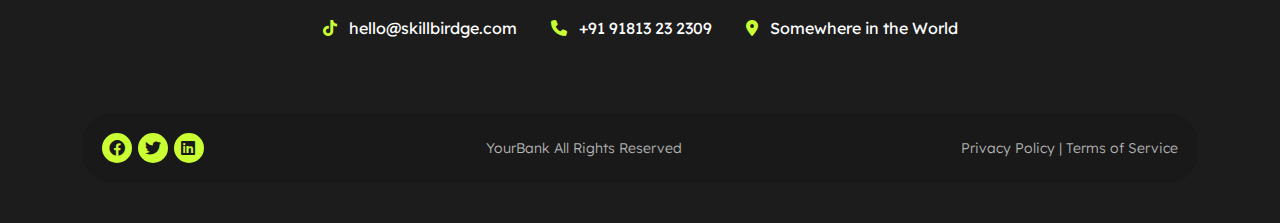
<file: login.html>
<!doctype html>
<html lang="en">

<head>
  <title>YourBank</title>
  <!-- Required meta tags -->
  <meta charset="utf-8">
  <meta name="viewport" content="width=device-width, initial-scale=1, shrink-to-fit=no">

  <!-- Google Fonts -->
  <link rel="preconnect" href="https://fonts.googleapis.com">
  <link rel="preconnect" href="https://fonts.gstatic.com" crossorigin>
  <link href="https://fonts.googleapis.com/css2?family=Lexend:wght@300;400;500;600;700;800&display=swap" rel="stylesheet">

  <!-- links -->
  <link rel="stylesheet" href="asstes/css/owl.carousel.min.css">
  <link rel="stylesheet" href="asstes/css/owl.theme.default.min.css">
  <link rel="stylesheet" href="asstes/css/fontawesome.min.css">
    <link rel="stylesheet" href="asstes/css/bootstrap.min.css">
    <link rel="stylesheet" href="asstes/css/style.css">
    <link rel="stylesheet" href="asstes/css/responsive.css">

</head>

<body>
  <header class="header_area">
    <div class="container">
      <div class="main_header d-flex justify-content-between align-items-center">
            <div class="logo_area">
              <a href="index.html"><img src="asstes/images/home-page/logo.png" alt="logo image"></a>
            </div>
            <nav class="menu_area">
              <ul>
                <li><a href="index.html">Home</a></li>
                <li><a href="careers.html">Careers</a></li>
                <li><a href="about.html">About</a></li>
                <li><a href="security.html">Security</a></li>
              </ul>
            </nav>
            <div class="buttons">
              <a class="btn01" href="registration.html">Sign Up</a>
              <a class="btn02" href="login.html">Login</a>
            </div>
      </div>
    </div>    
  </header>

  <main>
    <section class="login_area section_padding">
      <div class="container">
        <div class="login_content_area">
          <div class="login_shape">
            <div class="login_title text-center">
              <h1 class="mb-3"><span style="color: var(--color02);">Login</span></h1>
              <p>Welcome back! Please log in to access your account.</p>
            </div>
            <form class="login_form" action="#" method="post">
              <div class="form-row d-grid">
                <div class="col">
                  <input type="email" class="form-control" placeholder="Enter your Email">
                </div>
                <div class="col">
                  <input type="password" class="form-control" placeholder="Enter your Password">
                </div>
              </div>
              <a href="#">Forgot Password?</a>
              <div class="form_btns">
                <input class="button btn02" type="button" value="Login">
                <br>
                <input class="button btn01" type="button" value="Sing Up">
              </div>
            </form>
            <div class="continue_with d-flex justify-content-center align-items-center">
              <span></span>
              <strong>Or Continue With</strong>
              <span></span>
            </div>
            <div class="continue_icons d-flex justify-content-center align-items-center text-center mt-4">
              <div class="product_icon_shadow">
                <div class="product_icon">
                  <a href="#"><i class="fa-brands fa-google"></i></a>
                </div>
              </div>
              <div class="product_icon_shadow">
                <div class="product_icon">
                  <a href="#"><i class="fa-brands fa-facebook"></i></a>
                </div>
              </div>
              <div class="product_icon_shadow">
                <div class="product_icon">
                  <a href="#"><i class="fa-brands fa-apple"></i></a>
                </div>
              </div>
              
            </div>
          </div>
        </div>
      </div>
    </section>
    <section class="testimonial_area section_padding">
      <div class="container">
        <div class="section_title d-flex align-items-center justify-content-between">
          <div class="section_title_content">
            <h1>Our <span style="color: var(--color02);">Testimonials</span></h1>
            <p>Discover how YourBank has transformed lives with innovative digital solutions and personalized customer service. See why our clients trust us for a secure and prosperous financial journey</p>
          </div>
          <div class="section_title_btn">
            <a class="btn02" href="#">For Individuals</a>
            <a class="btn01" href="#">For Businesses</a>
          </div>
        </div>
        <div id="testimonial_carousel">
          <div class="owl-carousel">
            <div class="owl_content text-center">
              <div class="quote_icon">
                <img src="asstes/images/home-page/quote-icon.png" alt="icon">
              </div>
              <p class="mb-4">I recently started my own business, and YourBank has been instrumental in helping me set up my business accounts and secure the financing I needed. Their expert guidance and tailored solutions have been invaluable.</p>
              <h4>John D</h4>
            </div>
            <div class="owl_content text-center">
              <div class="quote_icon">
                <img src="asstes/images/home-page/quote-icon.png" alt="icon">
              </div>
              <p class="mb-4">YourBank has been my trusted financial partner for years. Their personalized service and innovative digital banking solutions have made managing my finances a breeze.</p>
              <h4>Sara T</h4>
            </div>
            <div class="owl_content text-center">
              <div class="quote_icon">
                <img src="asstes/images/home-page/quote-icon.png" alt="icon">
              </div>
              <p class="mb-4">I love the convenience of YourBank's mobile banking app. It allows me to stay on top of my finances and make transactions on the go. The app is user-friendly and secure, giving me peace of mind.</p>
              <h4>Emily G</h4>
            </div>
            <div class="owl_content text-center">
              <div class="quote_icon">
                <img src="asstes/images/home-page/quote-icon.png" alt="icon">
              </div>
              <p class="mb-4">I recently started my own business, and YourBank has been instrumental in helping me set up my business accounts and secure the financing I needed. Their expert guidance and tailored solutions have been invaluable.</p>
              <h4>John D</h4>
            </div>
            <div class="owl_content text-center">
              <div class="quote_icon">
                <img src="asstes/images/home-page/quote-icon.png" alt="icon">
              </div>
              <p class="mb-4">YourBank has been my trusted financial partner for years. Their personalized service and innovative digital banking solutions have made managing my finances a breeze.</p>
              <h4>Sara T</h4>
            </div>
            <div class="owl_content text-center">
              <div class="quote_icon">
                <img src="asstes/images/home-page/quote-icon.png" alt="icon">
              </div>
              <p class="mb-4">I love the convenience of YourBank's mobile banking app. It allows me to stay on top of my finances and make transactions on the go. The app is user-friendly and secure, giving me peace of mind.</p>
              <h4>Emily G</h4>
            </div>
          </div>
        </div>
      </div>
    </section>

  </main>

  <footer class="footer_area section_padding">
    <div class="container">
      <div class="footer_content text-center">
        <a href="index.html"><img src="asstes/images/home-page/logo.png" alt="logo image"></a>
        <nav class="footer_menu mt-5 mb-5">
          <ul>
            <li><a href="index.html">Home</a></li>
            <li><a href="careers.html">Careers</a></li>
            <li><a href="about.html">About</a></li>
            <li><a href="security.html">Security</a></li>
          </ul>
        </nav>
        <hr>
        <div class="footer_contact text-white mt-4 mb-4">
          <span><i class="fa-brands fa-tiktok"></i> &nbsp; hello@skillbirdge.com</span>
          <span><i class="fa-solid fa-phone"></i> &nbsp; +91 91813 23 2309</span>
          <span><i class="fa-solid fa-location-dot"></i> &nbsp; Somewhere in the World</span>
        </div>
        <hr>
      </div>
      <div class="social_copyright d-flex justify-content-between align-items-center mt-5">
        <div class="social_icons">
          <a href="#"><i class="fa-brands fa-facebook"></i></a>
          <a href="#"><i class="fa-brands fa-twitter"></i></a>
          <a href="#"><i class="fa-brands fa-linkedin"></i></a>
        </div>
        <p>YourBank All Rights Reserved</p>
        <p>Privacy Policy | Terms of Service</p>
      </div>
    </div>
  </footer>
  <!-- Bootstrap JavaScript Libraries -->
  <script src="asstes/js/jquery.min.js"></script>
  <script src="asstes/js/popper.min.js"></script>
  <script src="asstes/js/owl.carousel.min.js"></script>
  <script src="asstes/js/bootstrap.min.js"></script>
  <script src="asstes/js/script.js"></script>
</body>
</html>
</file>
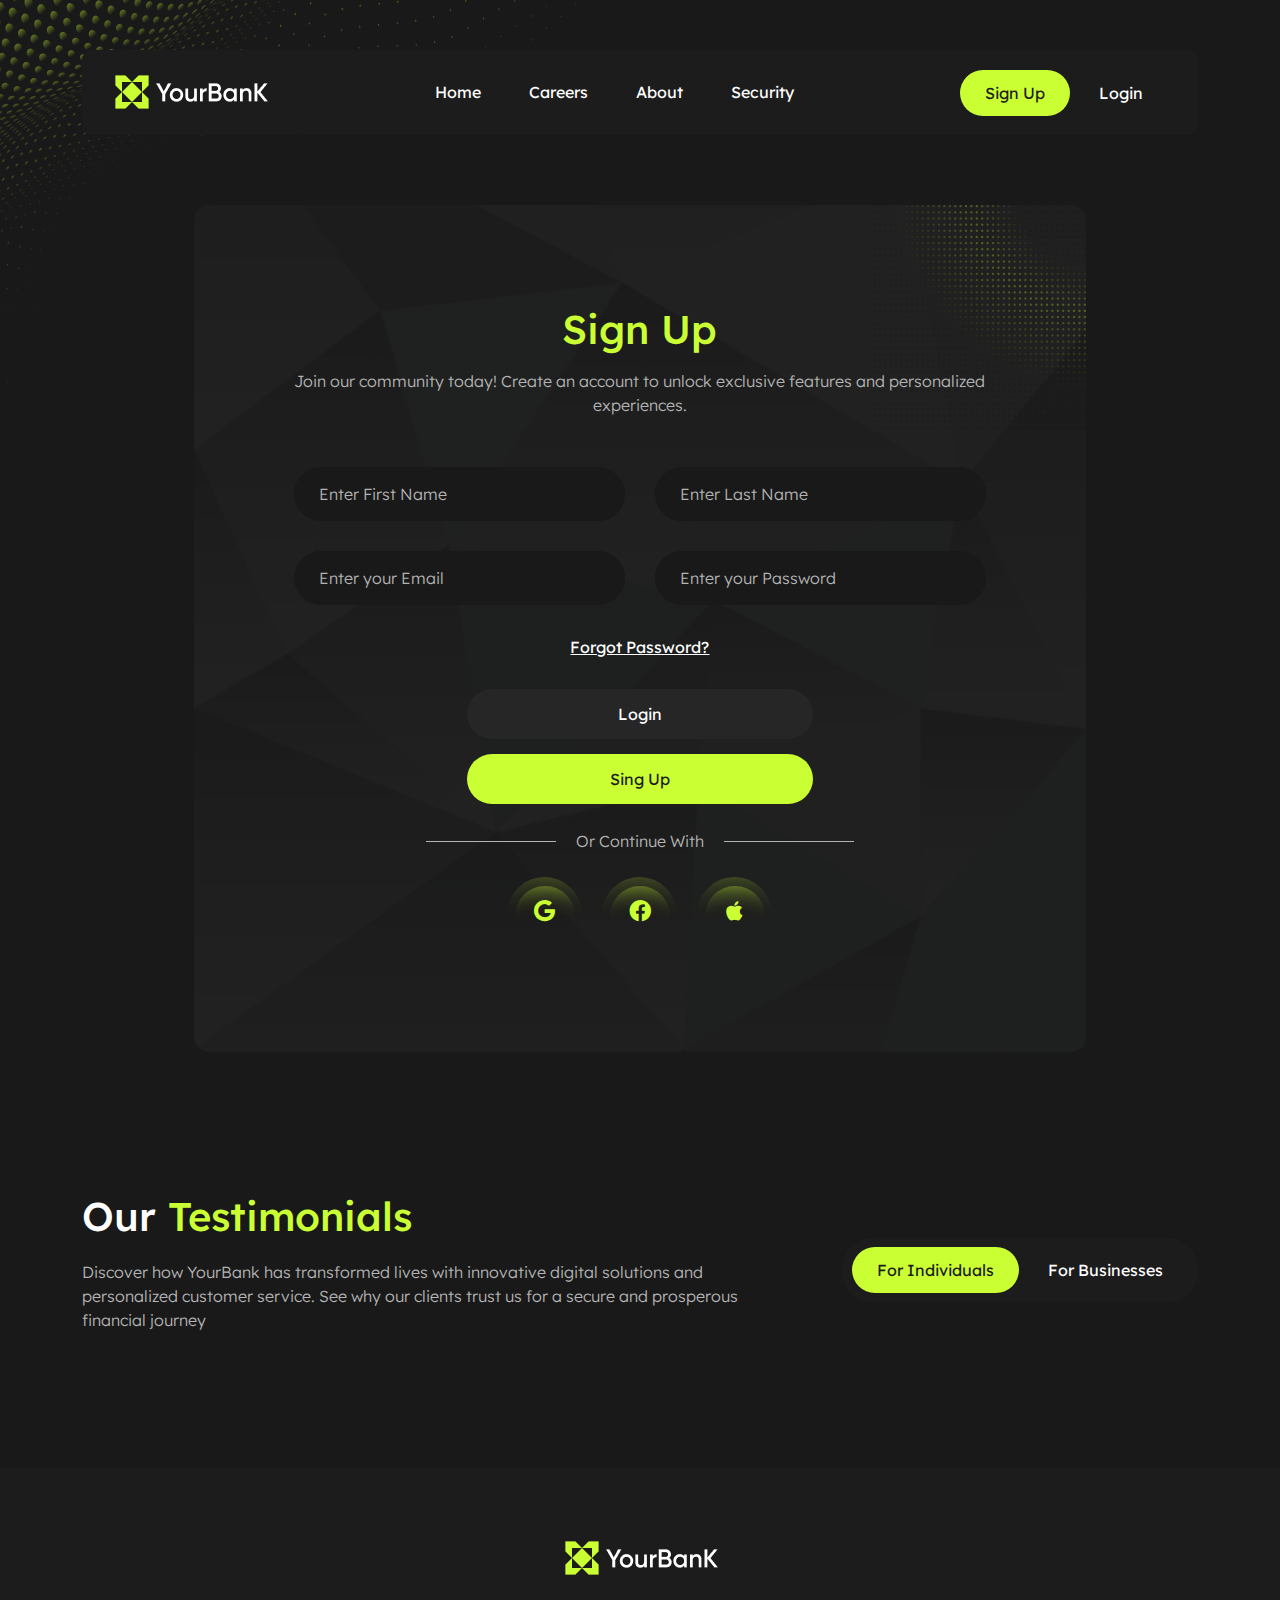
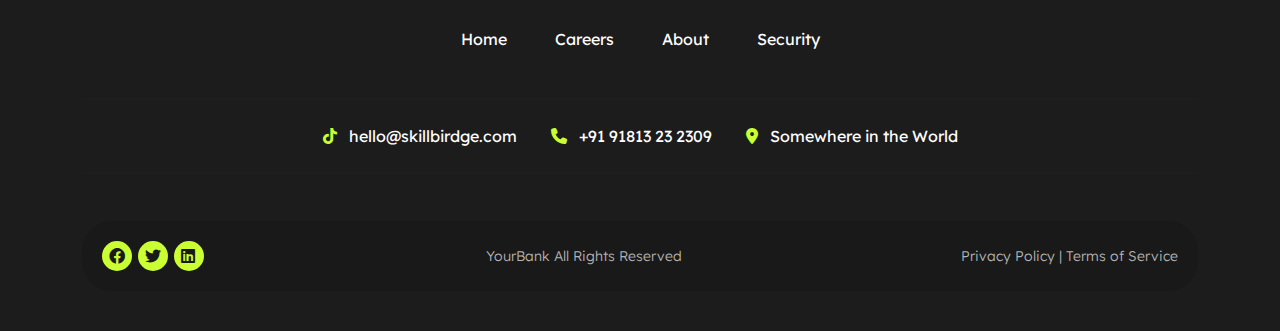
<file: registration.html>
<!doctype html>
<html lang="en">

<head>
  <title>YourBank</title>
  <!-- Required meta tags -->
  <meta charset="utf-8">
  <meta name="viewport" content="width=device-width, initial-scale=1, shrink-to-fit=no">

  <!-- Google Fonts -->
  <link rel="preconnect" href="https://fonts.googleapis.com">
  <link rel="preconnect" href="https://fonts.gstatic.com" crossorigin>
  <link href="https://fonts.googleapis.com/css2?family=Lexend:wght@300;400;500;600;700;800&display=swap" rel="stylesheet">

  <!-- links -->
  <link rel="stylesheet" href="asstes/css/owl.carousel.min.css">
  <link rel="stylesheet" href="asstes/css/owl.theme.default.min.css">
  <link rel="stylesheet" href="asstes/css/fontawesome.min.css">
    <link rel="stylesheet" href="asstes/css/bootstrap.min.css">
    <link rel="stylesheet" href="asstes/css/style.css">
    <link rel="stylesheet" href="asstes/css/responsive.css">

</head>

<body>
  <header class="header_area">
    <div class="container">
      <div class="main_header d-flex justify-content-between align-items-center">
            <div class="logo_area">
              <a href="index.html"><img src="asstes/images/home-page/logo.png" alt="logo image"></a>
            </div>
            <nav class="menu_area">
              <ul>
                <li><a href="index.html">Home</a></li>
                <li><a href="careers.html">Careers</a></li>
                <li><a href="about.html">About</a></li>
                <li><a href="security.html">Security</a></li>
              </ul>
            </nav>
            <div class="buttons">
              <a class="btn02" href="registration.html">Sign Up</a>
              <a class="btn01" href="login.html">Login</a>
            </div>
      </div>
    </div>    
  </header>

  <main>
    <section class="login_area section_padding">
      <div class="container">
        <div class="login_content_area">
          <div class="login_shape">
            <div class="login_title text-center">
              <h1 class="mb-3"><span style="color: var(--color02);">Sign Up</span></h1>
              <p>Join our community today! Create an account to unlock exclusive features and personalized experiences.</p>
            </div>
            <form class="login_form" action="#" method="post">
              <div class="form-row d-grid">
                <div class="col">
                  <input type="text" class="form-control" placeholder="Enter First Name">
                </div>
                <div class="col">
                  <input type="text" class="form-control" placeholder="Enter Last Name">
                </div>
                <div class="col">
                  <input type="email" class="form-control" placeholder="Enter your Email">
                </div>
                <div class="col">
                  <input type="password" class="form-control" placeholder="Enter your Password">
                </div>
              </div>
              <a href="#">Forgot Password?</a>
              <div class="form_btns">
                <input class="button btn01" type="button" value="Login">
                <br>
                <input class="button btn02" type="button" value="Sing Up">
              </div>
            </form>
            <div class="continue_with d-flex justify-content-center align-items-center">
              <span></span>
              <strong>Or Continue With</strong>
              <span></span>
            </div>
            <div class="continue_icons d-flex justify-content-center align-items-center text-center mt-4">
              <div class="product_icon_shadow">
                <div class="product_icon">
                  <a href="#"><i class="fa-brands fa-google"></i></a>
                </div>
              </div>
              <div class="product_icon_shadow">
                <div class="product_icon">
                  <a href="#"><i class="fa-brands fa-facebook"></i></a>
                </div>
              </div>
              <div class="product_icon_shadow">
                <div class="product_icon">
                  <a href="#"><i class="fa-brands fa-apple"></i></a>
                </div>
              </div>
              
            </div>
          </div>
        </div>
      </div>
    </section>
    <section class="testimonial_area section_padding">
      <div class="container">
        <div class="section_title d-flex align-items-center justify-content-between">
          <div class="section_title_content">
            <h1>Our <span style="color: var(--color02);">Testimonials</span></h1>
            <p>Discover how YourBank has transformed lives with innovative digital solutions and personalized customer service. See why our clients trust us for a secure and prosperous financial journey</p>
          </div>
          <div class="section_title_btn">
            <a class="btn02" href="#">For Individuals</a>
            <a class="btn01" href="#">For Businesses</a>
          </div>
        </div>
        <div id="testimonial_carousel">
          <div class="owl-carousel">
            <div class="owl_content text-center">
              <div class="quote_icon">
                <img src="asstes/images/home-page/quote-icon.png" alt="icon">
              </div>
              <p class="mb-4">I recently started my own business, and YourBank has been instrumental in helping me set up my business accounts and secure the financing I needed. Their expert guidance and tailored solutions have been invaluable.</p>
              <h4>John D</h4>
            </div>
            <div class="owl_content text-center">
              <div class="quote_icon">
                <img src="asstes/images/home-page/quote-icon.png" alt="icon">
              </div>
              <p class="mb-4">YourBank has been my trusted financial partner for years. Their personalized service and innovative digital banking solutions have made managing my finances a breeze.</p>
              <h4>Sara T</h4>
            </div>
            <div class="owl_content text-center">
              <div class="quote_icon">
                <img src="asstes/images/home-page/quote-icon.png" alt="icon">
              </div>
              <p class="mb-4">I love the convenience of YourBank's mobile banking app. It allows me to stay on top of my finances and make transactions on the go. The app is user-friendly and secure, giving me peace of mind.</p>
              <h4>Emily G</h4>
            </div>
            <div class="owl_content text-center">
              <div class="quote_icon">
                <img src="asstes/images/home-page/quote-icon.png" alt="icon">
              </div>
              <p class="mb-4">I recently started my own business, and YourBank has been instrumental in helping me set up my business accounts and secure the financing I needed. Their expert guidance and tailored solutions have been invaluable.</p>
              <h4>John D</h4>
            </div>
            <div class="owl_content text-center">
              <div class="quote_icon">
                <img src="asstes/images/home-page/quote-icon.png" alt="icon">
              </div>
              <p class="mb-4">YourBank has been my trusted financial partner for years. Their personalized service and innovative digital banking solutions have made managing my finances a breeze.</p>
              <h4>Sara T</h4>
            </div>
            <div class="owl_content text-center">
              <div class="quote_icon">
                <img src="asstes/images/home-page/quote-icon.png" alt="icon">
              </div>
              <p class="mb-4">I love the convenience of YourBank's mobile banking app. It allows me to stay on top of my finances and make transactions on the go. The app is user-friendly and secure, giving me peace of mind.</p>
              <h4>Emily G</h4>
            </div>
          </div>
        </div>
      </div>
    </section>

  </main>

  <footer class="footer_area section_padding">
    <div class="container">
      <div class="footer_content text-center">
        <a href="index.html"><img src="asstes/images/home-page/logo.png" alt="logo image"></a>
        <nav class="footer_menu mt-5 mb-5">
          <ul>
            <li><a href="index.html">Home</a></li>
            <li><a href="careers.html">Careers</a></li>
            <li><a href="about.html">About</a></li>
            <li><a href="security.html">Security</a></li>
          </ul>
        </nav>
        <hr>
        <div class="footer_contact text-white mt-4 mb-4">
          <span><i class="fa-brands fa-tiktok"></i> &nbsp; hello@skillbirdge.com</span>
          <span><i class="fa-solid fa-phone"></i> &nbsp; +91 91813 23 2309</span>
          <span><i class="fa-solid fa-location-dot"></i> &nbsp; Somewhere in the World</span>
        </div>
        <hr>
      </div>
      <div class="social_copyright d-flex justify-content-between align-items-center mt-5">
        <div class="social_icons">
          <a href="#"><i class="fa-brands fa-facebook"></i></a>
          <a href="#"><i class="fa-brands fa-twitter"></i></a>
          <a href="#"><i class="fa-brands fa-linkedin"></i></a>
        </div>
        <p>YourBank All Rights Reserved</p>
        <p>Privacy Policy | Terms of Service</p>
      </div>
    </div>
  </footer>
  <!-- Bootstrap JavaScript Libraries -->
  <script src="asstes/js/jquery.min.js"></script>
  <script src="asstes/js/popper.min.js"></script>
  <script src="asstes/js/owl.carousel.min.js"></script>
  <script src="asstes/js/bootstrap.min.js"></script>
  <script src="asstes/js/script.js"></script>
</body>
</html>
</file>
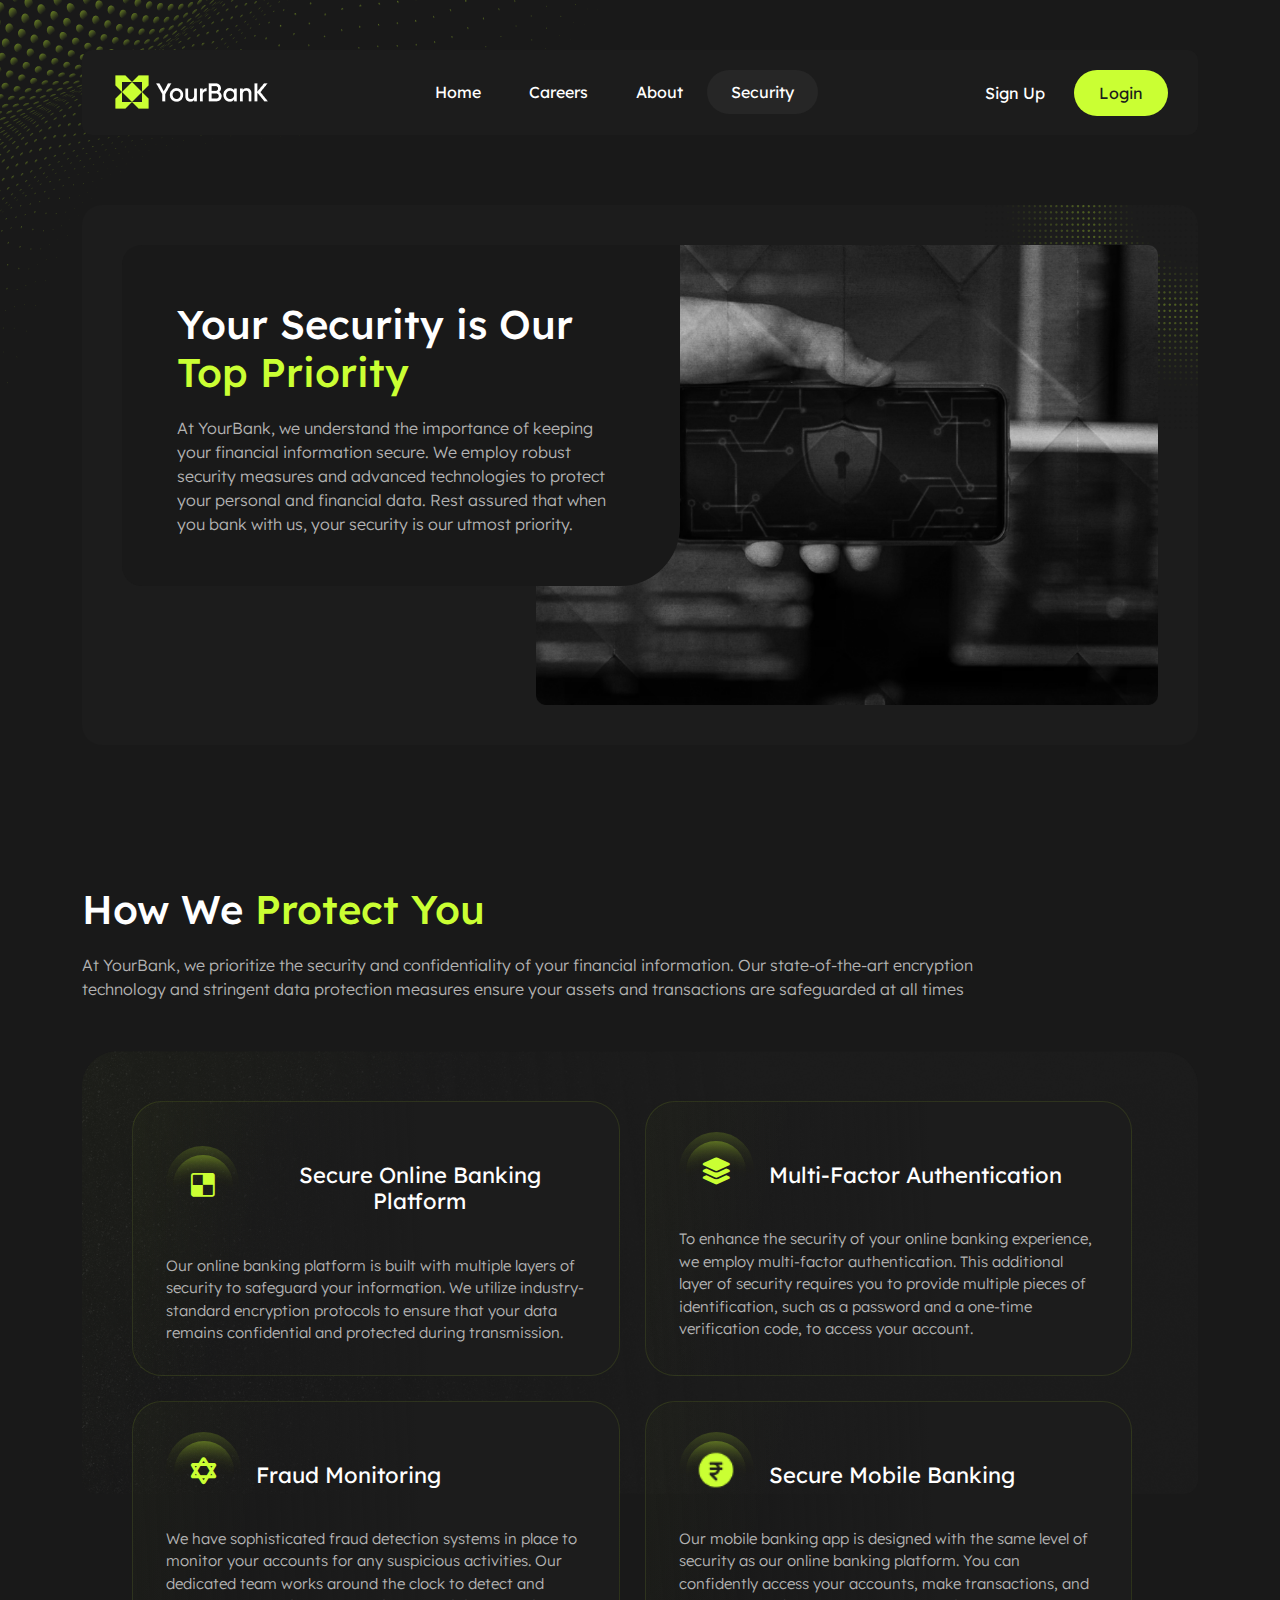
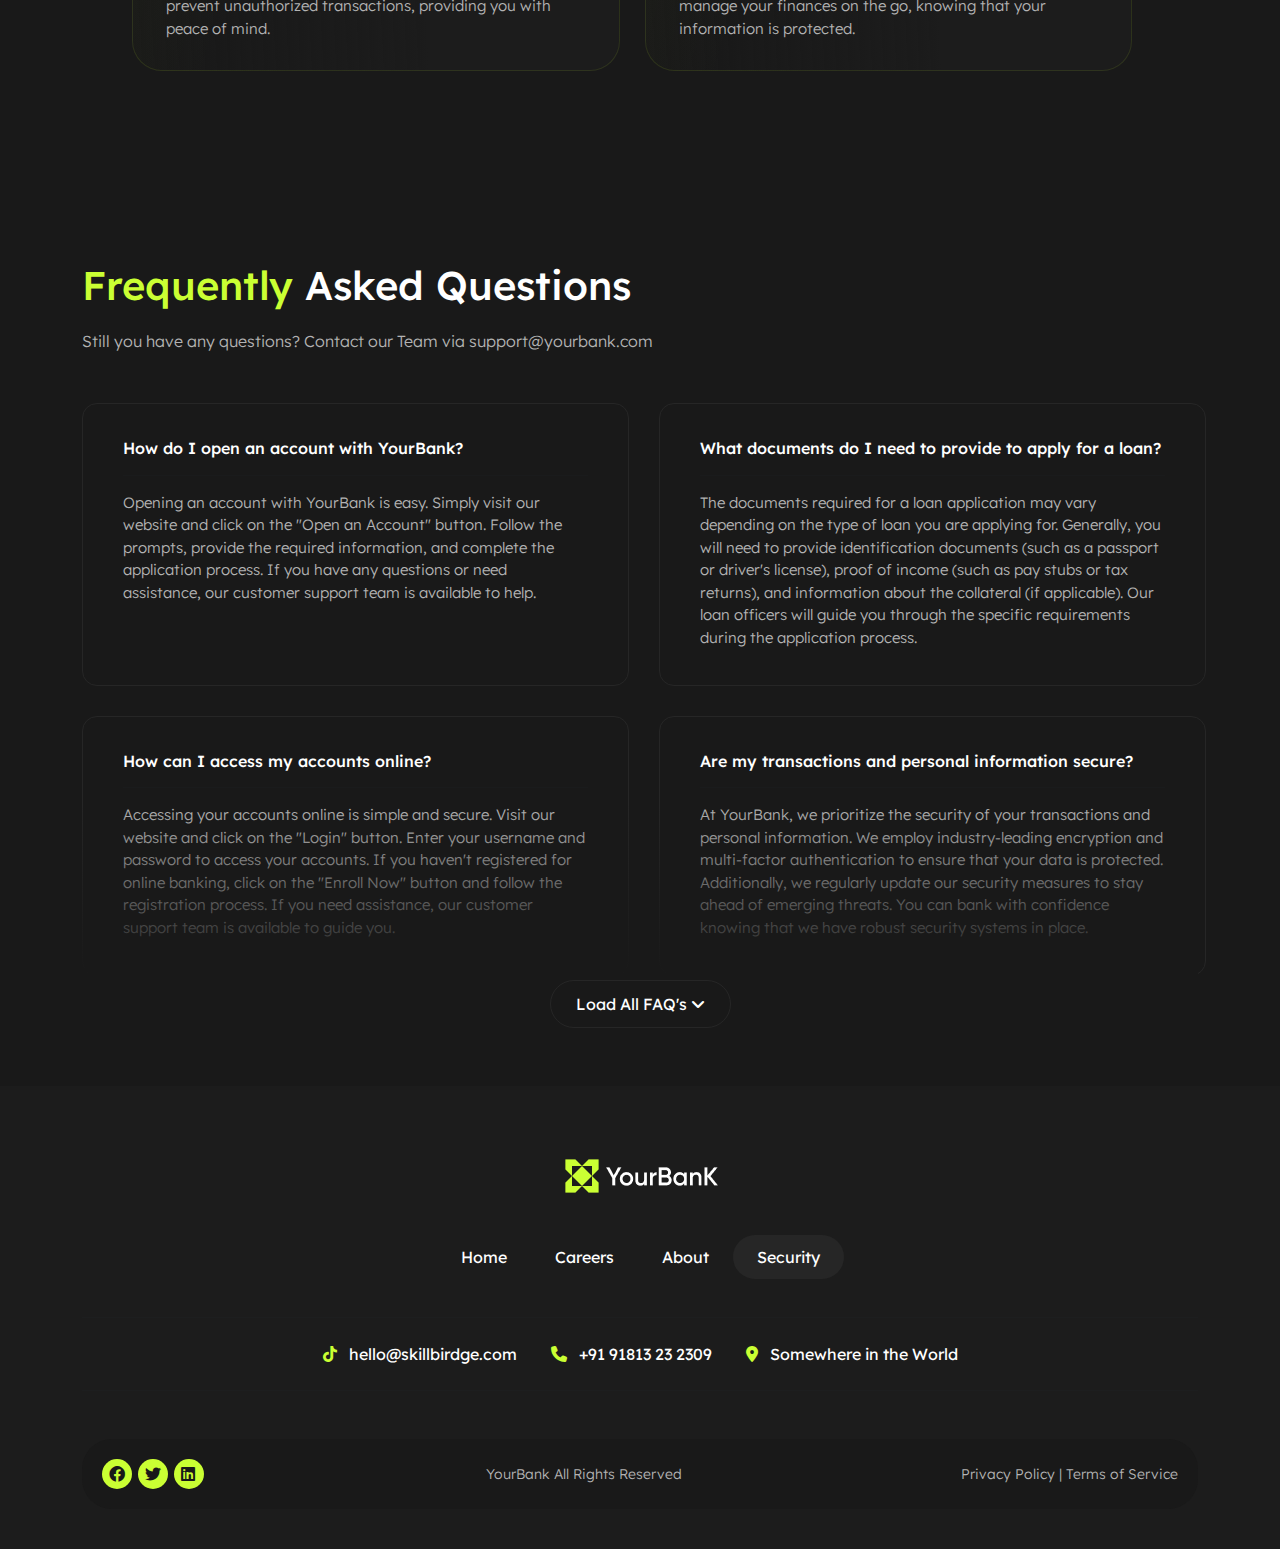
<file: security.html>
<!doctype html>
<html lang="en">

<head>
  <title>YourBank</title>
  <!-- Required meta tags -->
  <meta charset="utf-8">
  <meta name="viewport" content="width=device-width, initial-scale=1, shrink-to-fit=no">

  <!-- Google Fonts -->
  <link rel="preconnect" href="https://fonts.googleapis.com">
  <link rel="preconnect" href="https://fonts.gstatic.com" crossorigin>
  <link href="https://fonts.googleapis.com/css2?family=Lexend:wght@300;400;500;600;700;800&display=swap" rel="stylesheet">

  <!-- links -->
  <link rel="stylesheet" href="asstes/css/owl.carousel.min.css">
  <link rel="stylesheet" href="asstes/css/owl.theme.default.min.css">
  <link rel="stylesheet" href="asstes/css/fontawesome.min.css">
    <link rel="stylesheet" href="asstes/css/bootstrap.min.css">
    <link rel="stylesheet" href="asstes/css/style.css">
    <link rel="stylesheet" href="asstes/css/responsive.css">

</head>

<body>
  <header class="header_area">
    <div class="container">
      <div class="main_header d-flex justify-content-between align-items-center">
            <div class="logo_area">
              <a href="index.html"><img src="asstes/images/home-page/logo.png" alt="logo image"></a>
            </div>
            <nav class="menu_area">
              <ul>
                <li><a href="index.html">Home</a></li>
                <li><a href="careers.html">Careers</a></li>
                <li><a href="about.html">About</a></li>
                <li class="active"><a href="security.html">Security</a></li>
              </ul>
            </nav>
            <div class="buttons">
              <a class="btn01" href="registration.html">Sign Up</a>
              <a class="btn02" href="login.html">Login</a>
            </div>
      </div>
    </div>    
  </header>

  <main>
    <section class="career_header_area section_padding">
      <div class="container">
        <div class="career_header_content">
          <div class="career_header_image text-end">
            <img src="asstes/images/security-page/security-header.png" loading="lazy" alt="image" >
          </div>
          <div class="career_heading_dis">
            <div class="section_title">
              <div class="section_title_content">
                <h1>Your Security is Our<span style="color: var(--color02);"> Top Priority</span></h1>
                <p>At YourBank, we understand the importance of keeping your financial information secure. We employ robust security measures and advanced technologies to protect your personal and financial data. Rest assured that when you bank with us, your security is our utmost priority.</p>
              </div>
            </div>
          </div>
        </div>
      </div>
    </section>


    <section class="protect_area section_padding">
      <div class="container">
        <div class="section_title">
          <div class="section_title_content">
            <h1>How We<span style="color: var(--color02);"> Protect You</span></h1>
            <p>At YourBank, we prioritize the security and confidentiality of your financial information. Our state-of-the-art encryption technology and stringent data protection measures ensure your assets and transactions are safeguarded at all times</p>
          </div>
        </div>
        <div class="benefit_content">
          <div class="benefit_content_box benefit_content_box01">
            <div class="product-content">
              <div class="benefit_box_title d-flex align-items-center">
                <div class="product_icon_shadow">
                  <div class="product_icon">
                    <i class="fa-brands fa-delicious"></i>
                  </div>
                </div>
                <h3>Secure Online Banking Platform</h3>
              </div>
              <p class="text-start">Our online banking platform is built with multiple layers of security to safeguard your information. We utilize industry-standard encryption protocols to ensure that your data remains confidential and protected during transmission.</p>
            </div>
          </div>
          <div class="benefit_content_box benefit_content_box02">
            <div class="product-content">
              <div class="benefit_box_title d-flex align-items-center">
                <div class="product_icon_shadow">
                  <div class="product_icon">
                    <i class="fa-solid fa-layer-group"></i>
                  </div>
                </div>
                <h3>Multi-Factor Authentication</h3>
              </div>
              <p class="text-start">To enhance the security of your online banking experience, we employ multi-factor authentication. This additional layer of security requires you to provide multiple pieces of identification, such as a password and a one-time verification code, to access your account.</p>
            </div>
          </div>
          <div class="benefit_content_box benefit_content_box03">
            <div class="product-content">
              <div class="benefit_box_title d-flex align-items-center">
                <div class="product_icon_shadow">
                  <div class="product_icon">
                    <i class="fa-solid fa-star-of-david"></i>
                  </div>
                </div>
                <h3>Fraud Monitoring</h3>
              </div>
              <p class="text-start">We have sophisticated fraud detection systems in place to monitor your accounts for any suspicious activities. Our dedicated team works around the clock to detect and prevent unauthorized transactions, providing you with peace of mind.</p>
            </div>
          </div>
          <div class="benefit_content_box benefit_content_box04">
            <div class="product-content">
              <div class="benefit_box_title d-flex align-items-center">
                <div class="product_icon_shadow">
                  <div class="product_icon">
                    <i><img src="asstes/images/security-page/Icon.png" alt="icon"></i>
                  </div>
                </div>
                <h3>Secure Mobile Banking</h3>
              </div>
              <p class="text-start">Our mobile banking app is designed with the same level of security as our online banking platform. You can confidently access your accounts, make transactions, and manage your finances on the go, knowing that your information is protected.</p>
            </div>
          </div>
        </div>
      </div>
    </section>


    <section class="faq-area section_padding">
      <div class="container">
        <div class="section_title">
          <div class="section_title_content">
            <h1><span style="color: var(--color02);">Frequently</span> Asked Questions</h1>
            <p>Still you have any questions? Contact our Team via support@yourbank.com</p>
          </div>
        </div>
        <div class="faq_content_area d-grid">
          <div class="faq_content_box">
            <h4>How do I open an account with YourBank?</h4>
            <hr>
            <p>Opening an account with YourBank is easy. Simply visit our website and click on the "Open an Account" button. Follow the prompts, provide the required information, and complete the application process. If you have any questions or need assistance, our customer support team is available to help.</p>
          </div>
          <div class="faq_content_box">
            <h4>What documents do I need to provide to apply for a loan?</h4>
            <hr>
            <p>The documents required for a loan application may vary depending on the type of loan you are applying for. Generally, you will need to provide identification documents (such as a passport or driver's license), proof of income (such as pay stubs or tax returns), and information about the collateral (if applicable). Our loan officers will guide you through the specific requirements during the application process.</p>
          </div>
          <div class="faq_content_box">
            <h4>How can I access my accounts online?</h4>
            <hr>
            <p>Accessing your accounts online is simple and secure. Visit our website and click on the "Login" button. Enter your username and password to access your accounts. If you haven't registered for online banking, click on the "Enroll Now" button and follow the registration process. If you need assistance, our customer support team is available to guide you.</p>
          </div>
          <div class="faq_content_box">
            <h4>Are my transactions and personal information secure?</h4>
            <hr>
            <p>At YourBank, we prioritize the security of your transactions and personal information. We employ industry-leading encryption and multi-factor authentication to ensure that your data is protected. Additionally, we regularly update our security measures to stay ahead of emerging threats. You can bank with confidence knowing that we have robust security systems in place.</p>
          </div>
        </div>
        <div class="faq_btn text-center mt-3">
          <a class="btn01" href="#">Load All FAQ's <i class="fa-solid fa-angle-down"></i></a>
        </div>
      </div>
    </section>

  </main>

  <footer class="footer_area section_padding">
    <div class="container">
      <div class="footer_content text-center">
        <a href="index.html"><img src="asstes/images/home-page/logo.png" alt="logo image"></a>
        <nav class="footer_menu mt-5 mb-5">
          <ul>
            <li><a href="index.html">Home</a></li>
            <li><a href="careers.html">Careers</a></li>
            <li><a href="about.html">About</a></li>
            <li class="active"><a href="security.html">Security</a></li>
          </ul>
        </nav>
        <hr>
        <div class="footer_contact text-white mt-4 mb-4">
          <span><i class="fa-brands fa-tiktok"></i> &nbsp; hello@skillbirdge.com</span>
          <span><i class="fa-solid fa-phone"></i> &nbsp; +91 91813 23 2309</span>
          <span><i class="fa-solid fa-location-dot"></i> &nbsp; Somewhere in the World</span>
        </div>
        <hr>
      </div>
      <div class="social_copyright d-flex justify-content-between align-items-center mt-5">
        <div class="social_icons">
          <a href="#"><i class="fa-brands fa-facebook"></i></a>
          <a href="#"><i class="fa-brands fa-twitter"></i></a>
          <a href="#"><i class="fa-brands fa-linkedin"></i></a>
        </div>
        <p>YourBank All Rights Reserved</p>
        <p>Privacy Policy | Terms of Service</p>
      </div>
    </div>
  </footer>
  <!-- Bootstrap JavaScript Libraries -->
  <script src="asstes/js/jquery.min.js"></script>
  <script src="asstes/js/popper.min.js"></script>
  <script src="asstes/js/owl.carousel.min.js"></script>
  <script src="asstes/js/bootstrap.min.js"></script>
  <script src="asstes/js/script.js"></script>
</body>
</html>
</file>
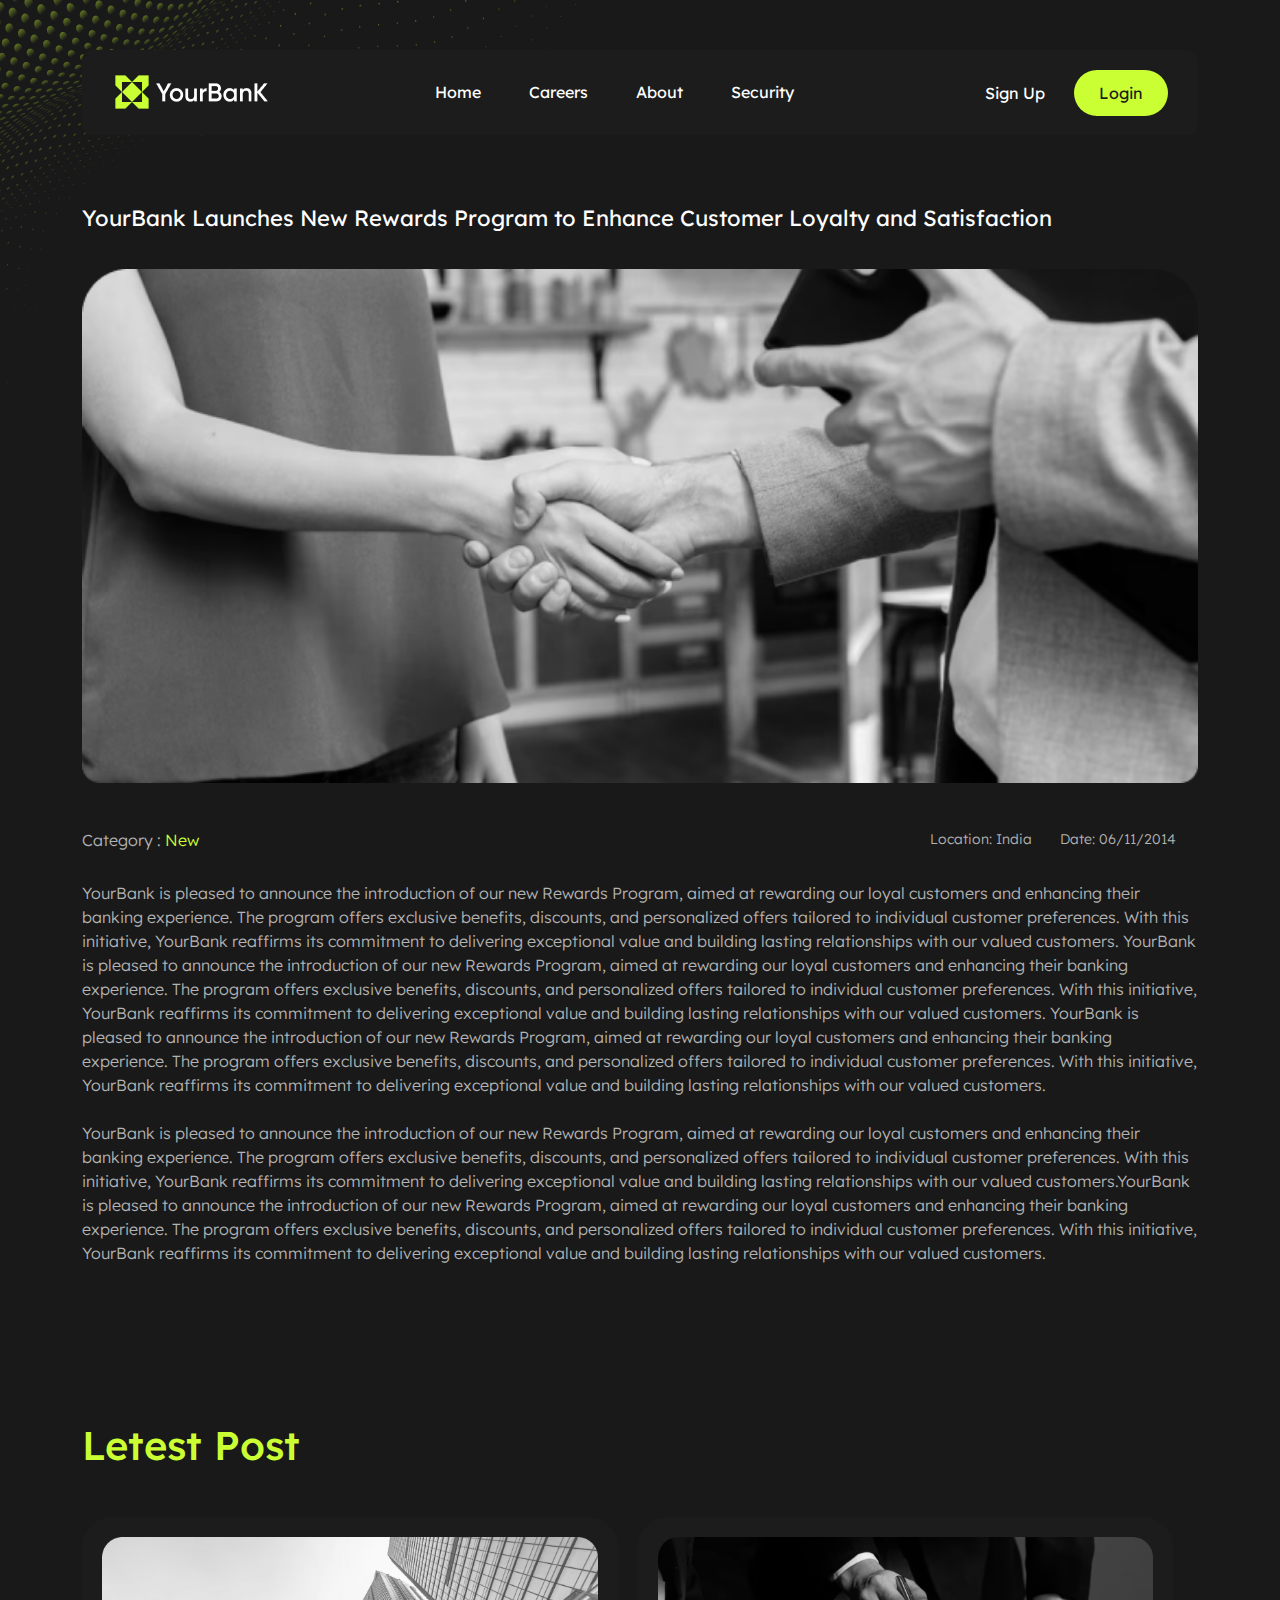
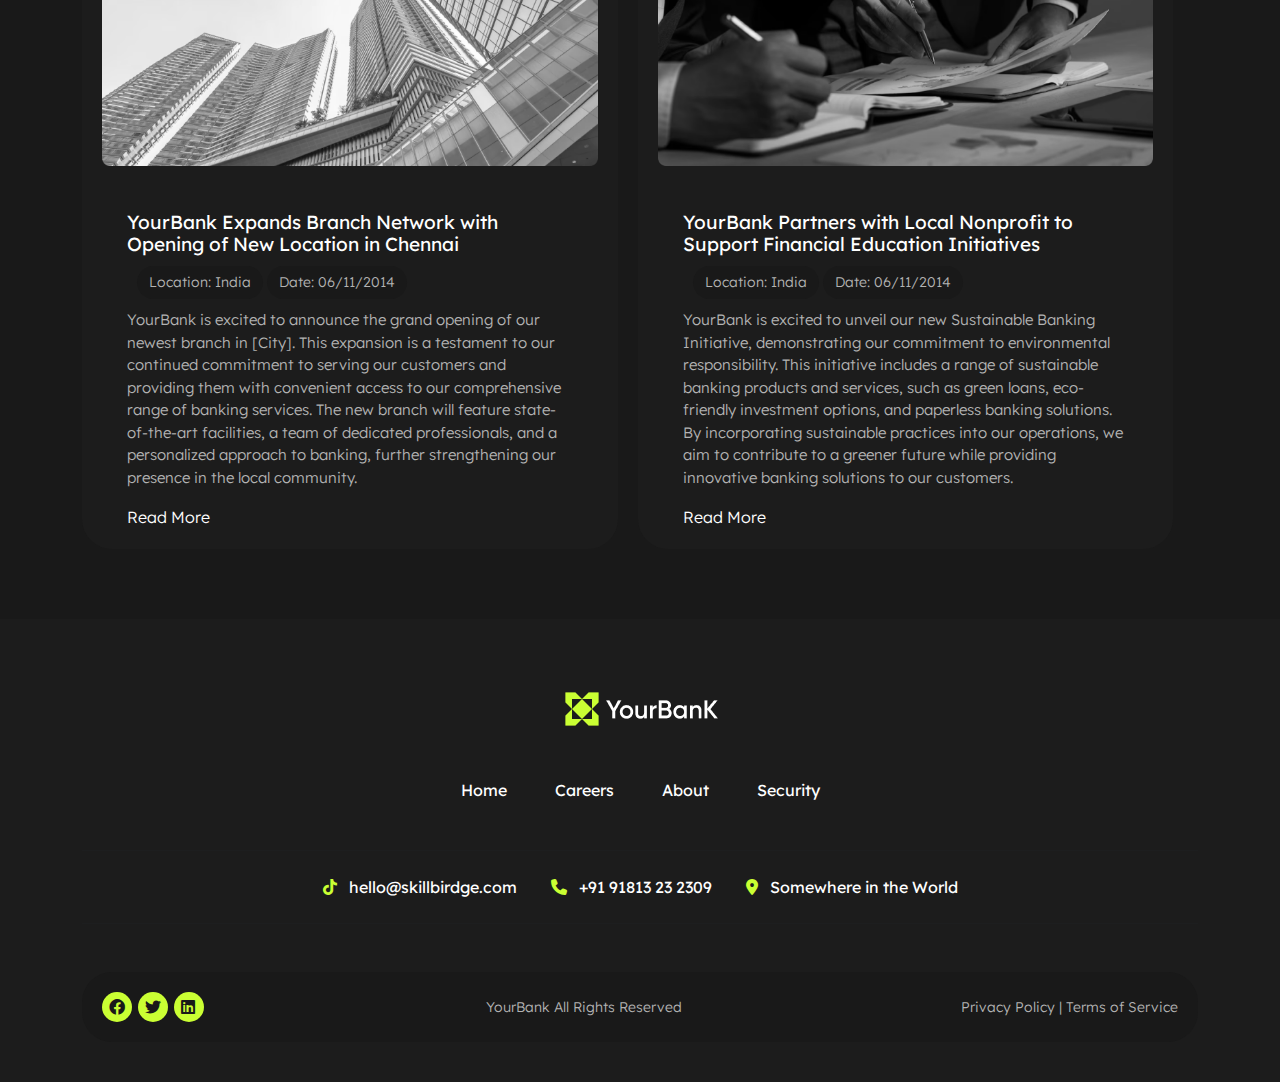
<file: single.html>
<!doctype html>
<html lang="en">

<head>
  <title>YourBank</title>
  <!-- Required meta tags -->
  <meta charset="utf-8">
  <meta name="viewport" content="width=device-width, initial-scale=1, shrink-to-fit=no">

  <!-- Google Fonts -->
  <link rel="preconnect" href="https://fonts.googleapis.com">
  <link rel="preconnect" href="https://fonts.gstatic.com" crossorigin>
  <link href="https://fonts.googleapis.com/css2?family=Lexend:wght@300;400;500;600;700;800&display=swap" rel="stylesheet">

  <!-- links -->
  <link rel="stylesheet" href="asstes/css/owl.carousel.min.css">
  <link rel="stylesheet" href="asstes/css/owl.theme.default.min.css">
  <link rel="stylesheet" href="asstes/css/fontawesome.min.css">
    <link rel="stylesheet" href="asstes/css/bootstrap.min.css">
    <link rel="stylesheet" href="asstes/css/style.css">
    <link rel="stylesheet" href="asstes/css/responsive.css">

</head>

<body>
  <header class="header_area">
    <div class="container">
      <div class="main_header d-flex justify-content-between align-items-center">
            <div class="logo_area">
              <a href="index.html"><img src="asstes/images/home-page/logo.png" alt="logo image"></a>
            </div>
            <nav class="menu_area">
              <ul>
                <li><a href="index.html">Home</a></li>
                <li><a href="careers.html">Careers</a></li>
                <li><a href="about.html">About</a></li>
                <li><a href="security.html">Security</a></li>
              </ul>
            </nav>
            <div class="buttons">
              <a class="btn01" href="registration.html">Sign Up</a>
              <a class="btn02" href="login.html">Login</a>
            </div>
      </div>
    </div>    
  </header>

  <main>
    <section class="single_area section_padding">
      <div class="container">
        <div class="single_content">
          <h3>YourBank Launches New Rewards Program to Enhance Customer Loyalty and Satisfaction</h3>
          <img src="asstes/images/about-page/releas.png" alt="image">
          <div class="single_cat_loc d-flex justify-content-between align-items-center">
            <div class="single_category">
              <p>Category : <span>New</span></p>
            </div>
            <div class="pr_re_loc_date">
              <span>Location: India</span>
              <span>Date: 06/11/2014</span>
            </div>
          </div>
          <p>YourBank is pleased to announce the introduction of our new Rewards Program, aimed at rewarding our loyal customers and enhancing their banking experience. The program offers exclusive benefits, discounts, and personalized offers tailored to individual customer preferences. With this initiative, YourBank reaffirms its commitment to delivering exceptional value and building lasting relationships with our valued customers.
            YourBank is pleased to announce the introduction of our new Rewards Program, aimed at rewarding our loyal customers and enhancing their banking experience. The program offers exclusive benefits, discounts, and personalized offers tailored to individual customer preferences. With this initiative, YourBank reaffirms its commitment to delivering exceptional value and building lasting relationships with our valued customers.
            YourBank is pleased to announce the introduction of our new Rewards Program, aimed at rewarding our loyal customers and enhancing their banking experience. The program offers exclusive benefits, discounts, and personalized offers tailored to individual customer preferences. With this initiative, YourBank reaffirms its commitment to delivering exceptional value and building lasting relationships with our valued customers.
            <br>
            <br>
            YourBank is pleased to announce the introduction of our new Rewards Program, aimed at rewarding our loyal customers and enhancing their banking experience. The program offers exclusive benefits, discounts, and personalized offers tailored to individual customer preferences. With this initiative, YourBank reaffirms its commitment to delivering exceptional value and building lasting relationships with our valued customers.YourBank is pleased to announce the introduction of our new Rewards Program, aimed at rewarding our loyal customers and enhancing their banking experience. The program offers exclusive benefits, discounts, and personalized offers tailored to individual customer preferences. With this initiative, YourBank reaffirms its commitment to delivering exceptional value and building lasting relationships with our valued customers.
          </p>
        </div>
      </div>
    </section>

    <div class="letest_post section_padding">
      <div class="container">
        <h1><span style="color: var(--color02);">Letest Post</span></h1>

        <div class="press_release_content mt-5">
          <div class="press_release_content_box">
            <a href="single.html">
              <img src="asstes/images/about-page/releas2.png" alt="image">
              <div class="pr_re_text">
                <h3>YourBank Expands Branch Network with Opening of New Location in Chennai</h3>
              <div class="pr_re_loc_date">
                <span>Location: India</span>
                <span>Date: 06/11/2014</span>
              </div>
              <p>YourBank is excited to announce the grand opening of our newest branch in [City]. This expansion is a testament to our continued commitment to serving our customers and providing them with convenient access to our comprehensive range of banking services. The new branch will feature state-of-the-art facilities, a team of dedicated professionals, and a personalized approach to banking, further strengthening our presence in the local community.</p>
              <div class="press_read_more">
                <a href="single.html">Read More</a>
              </div>
            </div>
            </a>
          </div>
          <div class="press_release_content_box">
            <a href="single.html">
              <img src="asstes/images/about-page/releas3.png" alt="image">
              <div class="pr_re_text">
                <h3>YourBank Partners with Local Nonprofit to Support Financial Education Initiatives</h3>
              <div class="pr_re_loc_date">
                <span>Location: India</span>
                <span>Date: 06/11/2014</span>
              </div>
              <p>YourBank is excited to unveil our new Sustainable Banking Initiative, demonstrating our commitment to environmental responsibility. This initiative includes a range of sustainable banking products and services, such as green loans, eco-friendly investment options, and paperless banking solutions. By incorporating sustainable practices into our operations, we aim to contribute to a greener future while providing innovative banking solutions to our customers.</p>
              <div class="press_read_more">
                <a href="single.html">Read More</a>
              </div>
              </div>
            </a>
          </div>
        </div>
      </div>
    </div>
  </main>

  <footer class="footer_area section_padding">
    <div class="container">
      <div class="footer_content text-center">
        <a href="index.html"><img src="asstes/images/home-page/logo.png" alt="logo image"></a>
        <nav class="footer_menu mt-5 mb-5">
          <ul>
            <li><a href="index.html">Home</a></li>
            <li><a href="careers.html">Careers</a></li>
            <li><a href="about.html">About</a></li>
            <li><a href="security.html">Security</a></li>
          </ul>
        </nav>
        <hr>
        <div class="footer_contact text-white mt-4 mb-4">
          <span><i class="fa-brands fa-tiktok"></i> &nbsp; hello@skillbirdge.com</span>
          <span><i class="fa-solid fa-phone"></i> &nbsp; +91 91813 23 2309</span>
          <span><i class="fa-solid fa-location-dot"></i> &nbsp; Somewhere in the World</span>
        </div>
        <hr>
      </div>
      <div class="social_copyright d-flex justify-content-between align-items-center mt-5">
        <div class="social_icons">
          <a href="#"><i class="fa-brands fa-facebook"></i></a>
          <a href="#"><i class="fa-brands fa-twitter"></i></a>
          <a href="#"><i class="fa-brands fa-linkedin"></i></a>
        </div>
        <p>YourBank All Rights Reserved</p>
        <p>Privacy Policy | Terms of Service</p>
      </div>
    </div>
  </footer>
  <!-- Bootstrap JavaScript Libraries -->
  <script src="asstes/js/jquery.min.js"></script>
  <script src="asstes/js/popper.min.js"></script>
  <script src="asstes/js/owl.carousel.min.js"></script>
  <script src="asstes/js/bootstrap.min.js"></script>
  <script src="asstes/js/script.js"></script>
</body>
</html>
</file>
<file: asstes/css/style.css>
/*
Project Name : Banking Company
Project Uri : bankingcompany.com
Author : Ujjal Roy
Author uri : ujjal.me
Author Email: uroy11272@gmail.com
*/
:root {
  --color01: #191919;
  --color02: #caff33;
  --color03: #ffffff;
  --color04: #b3b3b3;
  --color05: #1c1c1c;
  --color06: #262626;
}
h1,
h2,
h3,
h4,
h5,
h6 {
  color: var(--color03);
}
h1 {
  font-size: 46px;
  font-weight: 500;
}
h2 {
  font-size: 24px;
}
h3 {
  font-size: 22px;
  font-weight: 400;
}
h4 {
  font-size: 16px;
  margin-bottom: 0;
}
h5 {
  font-size: 14px;
  margin-bottom: 0;
}

p {
  font-size: 17px;
  color: var(--color04);
  font-weight: 300;
}
ul {
  display: flex;
  justify-content: center;
  align-items: center;
  margin-top: 15px;
  padding-left: 0;
  list-style: none;
}
a {
  text-decoration: none;
}
ul li a {
  padding: 12px 24px;
  color: var(--color03);
  font-size: 16px;
  transition: 0.3s all ease;
}
ul li a:hover,
ul li.active a {
  background-color: var(--color06);
  border-radius: 82px;
}
.btn01 {
  color: var(--color03);
  padding: 13px 25px;
  border-radius: 82px;
  transition: 0.2s;
}
.btn01:hover {
  background: var(--color06);
}
.btn02 {
  background-color: var(--color02);
  color: var(--color05);
  padding: 13px 25px;
  border-radius: 82px;
  position: relative;
}
.section_padding {
  padding: 70px 0;
}

body {
  font-family: "Lexend", sans-serif;
  background: var(--color01) url("../images/home-page/background.png") no-repeat;
  overflow-x: hidden;
}

/* **************** */
/* **************** */
/******* Home Page Css *******/
/* **************** */
/* **************** */

.header_area {
  margin-top: 50px;
  position: sticky;
  top: 0;
  z-index: 9999999999;
}
.main_header {
  background-color: var(--color05);
  padding: 15px 30px;
  border-radius: 10px;
}

.yourbank_header {
  margin-top: 60px;
  background: url("../images/home-page/Abstractdesign.png") no-repeat top 70px
    right 70px/300px auto;
}
.check_area {
  background: var(--color06);
  color: var(--color03);
  display: inline-block;
  padding: 5px 18px;
  border-radius: 50px;
}
.check_area p {
  font-size: 13px;
  margin-bottom: 0;
}
.check_area i {
  color: var(--color02);
  margin-right: 5px;
}
.yourbank_left_content h1 {
  margin: 35px 0 25px 0;
  line-height: 60px;
}
.yourbank_left_content h1 span {
  color: var(--color02);
}
.yourbank_left_content > p {
  margin-bottom: 40px;
}

.yourbank_right_content {
  width: 70%;
  background: var(--color01);
  margin: auto;
  border: 1px solid #c9ff331e;
  padding: 40px;
  border-radius: 15px;
  position: relative;
}
.transections_area {
  margin-bottom: 25px;
}

.transection {
  padding: 9px 14px;
  border-radius: 7px;
}
.transection01 {
  border: 1px solid var(--color06);
  opacity: 1;
}
.transection02 {
  width: 93%;
  margin: auto;
  border-right: 1px solid var(--color06);
  border-bottom: 1px solid var(--color06);
  border-left: 1px solid var(--color06);
  margin-top: -13px;
  opacity: 0.7;
}
.transection03 {
  width: 88%;
  margin: auto;
  border-right: 1px solid var(--color06);
  border-bottom: 1px solid var(--color06);
  border-left: 1px solid var(--color06);
  margin-top: -15px;
  opacity: 0.4;
}
.kenley_left i {
  padding: 7px;
  font-size: 15px;
  background-color: var(--color02);
  border-radius: 50%;
  margin-right: 6px;
}
.joel h5 {
  font-size: 15px;
  font-weight: 300;
}

.ind_usd td {
  padding: 10px 15px;
}
.ind_usd td span {
  color: var(--color03);
  font-size: 15px;
}
.ind_usd td small {
  font-size: 13px;
  font-weight: 300;
  opacity: 0.8;
  color: var(--color03);
}
.ind_usd td img {
  margin-right: 5px;
}
.money td {
  padding: 18px 15px;
}
.money span {
  color: var(--color03);
}

.exchange_btn .btn02 {
  background-color: #22251b !important;
  color: var(--color02);
  margin-top: 25px;
}

.monthly {
  display: inline-block;
  position: absolute;
  top: -30px;
  background-color: #22251b !important;
  left: -50px;
  border-radius: 10px;
  z-index: 11111;
}
.income_area {
  padding: 10px 15px;
}
.income_area i {
  background-color: var(--color02);
  padding: 8px;
  border-radius: 50%;
  font-size: 12px;
  margin-right: 7px;
}
.income_tk span {
  color: var(--color03);
  display: block;
  font-size: 12px;
  font-weight: 300;
}

.supported_currency_area {
  background-color: #22251b !important;
  padding: 8px 10px 8px 20px;
  display: inline-block;
  border-radius: 30px;
  position: absolute;
  bottom: -65px;
  right: -50px;
}
.currency_area p {
  font-size: 15px;
  font-weight: 400;
}
.currency_area p span {
  background-color: var(--color01);
  display: inline-block;
  padding: 5px;
  border-radius: 20px;
  margin-left: 10px;
}
.currency_area p span i {
  padding: 5px 8px;
  background-color: #22251b !important;
  border-radius: 50%;
  color: var(--color02);
}

/* **************** */
/******* Product Area Css *******/
/* **************** */

.products_area {
  margin-top: 40px;
}
.section_title {
  margin-bottom: 50px;
}
.section_title_content {
  width: 60%;
}
.section_title_content p {
  margin-top: 20px;
}
.section_title_btn {
  padding: 20px 10px;
  border-radius: 30px;
  background-color: var(--color05);
}

.product-content {
  text-align: center;
  width: 90%;
  margin: auto;
}
.product_icon_shadow {
  width: 75px;
  height: 75px;
  border-radius: 50%;
  margin: auto;
  box-shadow: 0 102px 45px -123px var(--color02) inset;
}
.product_icon {
  display: inline-block;
  width: 60px;
  height: 60px;
  border-radius: 50%;
  margin-top: 9px;
  box-shadow: 0 99px 32px -108px var(--color02) inset;
}
.product-content i {
  font-size: 27px;
  color: var(--color02);
  padding-top: 16px;
}
.product-content h3 {
  margin-top: 30px;
  margin-bottom: 20px;
}
.product-content p {
  font-size: 15px;
}

/* **************** */
/******* Case Area Css *******/
/* **************** */

.use_cases_icon_text {
  background: var(--color05) url("../images/home-page/use-cases-shap.png")
    no-repeat top left;
  padding: 40px 35px;
  border-radius: 20px;
  width: 95%;
}
.use_cases_icon_text02 {
  background: var(--color05) url("../images/home-page/use-cases-shap02.png")
    no-repeat top right;
}
.use_cases_icon_text .product-content {
  background-color: var(--color01);
  padding: 15px 30px 5px;
  width: 100%;
  border-radius: 10px;
}
.use_cases_icon_text .product-content h3 {
  font-size: 17px;
  margin-top: 10px;
}
.use_cases_icon_text .product-content .product_icon i {
  font-size: 20px;
}
.use_cases_right_area {
  width: 95%;
  margin-left: auto;
  padding: 40px 0;
}
.use_cases_right_area p {
  font-size: 15px;
}
.use_cases_counter h1 {
  color: var(--color02);
}
.use_cases_counter span {
  color: var(--color04);
  font-weight: 300;
  font-size: 15px;
}
.use_cases_btn .btn01 {
  background-color: var(--color06);
  margin-top: 20px;
}

/* **************** */
/******* Feature Area Css *******/
/* **************** */

.features_area .section_title_content {
  width: 80%;
}
#feature_tab_btn {
  padding: 40px 15px 30px;
  background-color: var(--color05);
  border-radius: 15px;
}
.features_tab_area .nav-pills .nav-link.active,
.nav-pills .show > .nav-link {
  color: var(--color02) !important;
  background-color: var(--color01);
  /* border-radius: 30px; */
}
.features_tab_area .nav-pills .nav-link {
  border-radius: 30px;
  padding: 16px 22px;
  color: var(--color03);
  border: 1px solid var(--color06);
}
#feature_content_area {
  width: 75%;
}
.feature_tabs {
  grid-template-columns: 50% 50%;
  grid-gap: 25px;
}
.feature_box {
  background: var(--color05);
  padding: 35px;
  border-radius: 10px;
}
.feature_box_title h3 {
  font-size: 20px;
}
.feature_box_title i {
  color: var(--color02);
  font-size: 20px;
}
.feature_box p,
.faq_content_box p {
  font-size: 15px;
}

/* **************** */
/******* FAQ Area Css *******/
/* **************** */

.faq_content_area {
  grid-template-columns: 49% 49%;
  grid-gap: 30px;
  background: linear-gradient(
    180deg,
    rgba(25, 25, 25, 0) 70%,
    var(--color01) 100%
  );
  z-index: 111111;
}
.faq_content_box {
  padding: 35px 40px 20px;
  border-radius: 15px;
  border: 1px solid var(--color06);
  z-index: -1;
}
.faq_btn .btn01 {
  border: 1px solid var(--color06);
}

/* **************** */
/******* Testimonial Area Css *******/
/* **************** */

#testimonial_carousel {
  position: relative;
  width: 93%;
  margin: auto;
}
#testimonial_carousel .owl-carousel {
  background: linear-gradient(
    90deg,
    var(--color01) 0%,
    rgba(0, 0, 0, 0.7) 50%,
    var(--color01) 100%
  );
}
#testimonial_carousel .owl-nav button i {
  font-size: 20px;
  color: var(--color02);
  padding: 15px 16px;
  background-color: var(--color05);
  border: 1px solid var(--color06);
  border-radius: 50%;
}
#testimonial_carousel .owl-nav .owl-prev {
  position: absolute;
  top: 45%;
  left: -50px;
}
#testimonial_carousel .owl-nav .owl-next {
  position: absolute;
  top: 45%;
  right: -50px;
}
.owl_content {
  width: 90%;
  height: 100%;
  padding: 40px 15px;
  margin-left: 20px;
}
.quote_icon {
  width: 40px;
  margin: auto;
  margin-bottom: 30px;
}
.owl_content h4 {
  color: var(--color02);
}
.owl_content p {
  font-size: 16px;
}

/* **************** */
/******* Account Area Css *******/
/* **************** */

.open_account_area .section_title {
  background: var(--color05) url("../images/home-page/use-cases-shap.png")
    no-repeat;
  padding: 50px;
  border-radius: 25px;
  border: 1px solid var(--color06);
}
.open_account_area .section_title_content {
  width: 75%;
}
.open_account_area .section_title_content h1 {
  font-size: 34px;
  font-weight: 400;
}

/* **************** */
/* **************** */
/******* Career Page Css *******/
/* **************** */
/* **************** */

.career_header_content {
  background: var(--color05) url("../images/home-page/use-cases-shap02.png")
    no-repeat top right;
  padding: 40px;
  border-radius: 20px;
  position: relative;
}
.career_header_image img {
  width: 60%;
}
.career_heading_dis {
  position: absolute;
  top: 40px;
  left: 40px;
  width: 50%;
  background: var(--color01);
  border-radius: 20px 0 60px 20px;
  padding: 55px 55px 0;
}
.career_heading_dis .section_title_content {
  width: 100%;
}

/* **************** */
/******* value Area Css *******/
/* **************** */

.value_area .section_title_content {
  width: 95%;
}
.value_content_area {
  grid-template-columns: 48% 48%;
  grid-gap: 50px;
}
.value_content_box {
  border-left: 1px solid var(--color02);
  padding-left: 30px;
}
.value_content_box h1 {
  color: #4c4c4d;
  margin: 5px 0 20px;
  font-size: 40px;
}
.value_content_box p {
  margin-bottom: 5px;
}

/* **************** */
/******* Benefit Area Css *******/
/* **************** */

.benefit_area .section_title_content,
.job_opening_area .section_title_content {
  width: 80%;
}
.benefit_content {
  display: grid;
  grid-template-columns: 48% 48%;
  grid-gap: 50px;
}
.benefit_content_box {
  background: linear-gradient(
      106deg,
      rgba(202, 255, 51, 0.05) -29.45%,
      rgba(202, 255, 51, 0) 27.86%
    ),
    linear-gradient(267deg, #1c1c1c 40.67%, rgba(28, 28, 28, 0) 99.81%);
  border: 1px solid rgba(202, 255, 51, 0.1);
  background-blend-mode: normal, normal, screen;
  padding: 30px 10px;
}
.benefit_content_box p {
  margin-top: 20px;
  margin-bottom: 0;
}
.benefit_box_title .product_icon_shadow {
  margin: 0 15px 0 0;
}
.benefit_content_box01,
.benefit_content_box04 {
  border-radius: 40px 14px;
}
.benefit_content_box02,
.benefit_content_box03 {
  border-radius: 14px 40px;
}

/* **************** */
/******* Job opening Area Css *******/
/* **************** */

.job_opening_content {
  display: grid;
  grid-template-columns: 48% 48%;
  grid-gap: 20px;
}
.job_opening_content_box {
  background: var(--color05);
  padding: 35px;
  border-radius: 20px;
  padding-bottom: 50px;
}
.job_location {
  margin-bottom: 40px;
  margin-top: 15px;
}
.job_location span {
  background-color: var(--color01);
  padding: 6px 12px;
  border-radius: 30px;
  display: inline-block;
  color: var(--color04);
  font-weight: 300;
  font-size: 15px;
  border: 1px solid var(--color06);
}
.job_opening_content_box p {
  margin: 20px 0 40px;
}
.job_opening_content_box ul {
  flex-direction: column;
  align-items: start;
  margin: 20px 0 60px;
}
.job_opening_content_box ul li {
  display: flex;
  align-items: center;
  font-size: 16px;
  color: var(--color04);
  font-weight: 300;
  margin-bottom: 10px;
}
.job_opening_content_box ul li i {
  margin-right: 8px;
}

/* **************** */
/* **************** */
/******* About Page Css *******/
/* **************** */
/* **************** */

.mi_vi_text_box {
  display: grid;
  grid-template-columns: 38% 58%;
  align-items: center;
}
.mi_vi_img {
  padding: 40px;
  padding-bottom: 0;
  background: var(--color05)
    url("../images/about-page/mission-&-vision-shap.png") no-repeat center/93%;
  border-radius: 30px 30px 15px 15px;
}
.mi_vi_img img {
  width: 100%;
}
.mi_vi_text {
  border-left: 1px solid var(--color02);
  padding: 0 0 0 40px;
}
.mi_vi_text p {
  margin: 20px 0 0 0;
  font-size: 16px;
}
.mi_vi_content02 {
  margin-top: -60px;
}
.mi_vi_content02 .mi_vi_img {
  order: 2;
}
.mi_vi_text_box02 {
  grid-template-columns: 58% 38%;
}
.mi_vi_text_box02 .mi_vi_text {
  border-right: 1px solid var(--color02);
  border-left: 0;
  padding: 0 40px 0 0;
}

/* **************** */
/******* Press release Area Css *******/
/* **************** */
.press_release_content {
  display: grid;
  grid-template-columns: 48% 48%;
  grid-gap: 20px;
}
.press_release_content_box {
  padding: 20px;
  background: var(--color05);
  border-radius: 30px;
  transition: 0.2s;
  cursor: pointer;
}
.press_release_content_box:hover {
  background: #232323;
  transform: scale(1.01);
}
.press_release_content_box img {
  width: 100%;
}
.pr_re_text {
  padding: 25px;
  padding-bottom: 0;
  margin-top: 20px;
}
.pr_re_text h3 {
  font-size: 19px;
  font-weight: 400;
}
.press_release_content_box:hover h3 {
  color: var(--color02);
}
.pr_re_loc_date {
  margin: 10px;
}
.pr_re_loc_date span {
  color: var(--color04);
  padding: 6px 12px;
  display: inline-block;
  background: var(--color01);
  font-size: 14px;
  font-weight: 300;
  border-radius: 30px;
}
.pr_re_text p {
  font-size: 15px;
}
.press_read_more a {
  color: var(--color03);
  font-weight: 300;
  font-style: 14px;
  transition: 0.2s;
}
.press_release_content_box:hover .press_read_more a {
  color: var(--color02);
}

/* **************** */
/* **************** */
/******* Security Page Css *******/
/* **************** */
/* **************** */

.protect_area .section_title_content {
  width: 85%;
}
.protect_area .benefit_content {
  background: url("../images/security-page/background-shap.png") no-repeat left
    top/100%;
  height: 90%;
  padding: 50px;
}
.protect_area .benefit_content {
  grid-gap: 25px;
}
.protect_area .benefit_content_box {
  border-radius: 30px;
}
.product_icon img {
  width: 70%;
  margin-top: 8px;
}

/* **************** */
/* **************** */
/******* Login & Registration Page Css *******/
/* **************** */
/* **************** */

.login_content_area {
  width: 80%;
  margin: auto;
  background: var(--color01) url("../images/login-shape.png") no-repeat
    center/100%;
  background-blend-mode: overlay;
  border-radius: 15px;
  position: relative;
}
.login_shape {
  background: url("../images/home-page/use-cases-shap02.png") no-repeat top
    right;
  padding: 100px;
}
.login_form {
  text-align: center;
  margin: 50px 0 10px 0;
}
.form-row {
  grid-template-columns: 1fr 1fr;
  grid-gap: 30px;
}
.form-row input {
  background: var(--color01);
  border: none;
  padding: 15px 25px;
  color: var(--color03);
  border-radius: 30px;
}
.form-row input::placeholder {
  color: var(--color04);
  font-weight: 300;
}
.form-row input:focus {
  background: var(--color06);
  box-shadow: none;
  color: var(--color03);
}
.login_form a {
  color: var(--color03);
  text-decoration: underline;
  margin: 30px 0;
  display: inline-block;
}
.form_btns .button {
  width: 50%;
  margin-bottom: 15px;
  border: none;
  outline: none;
  transition: 0.2s;
}
.form_btns .btn01 {
  background: var(--color06);
}
.form_btns .button:hover {
  background: var(--color01);
  color: var(--color03);
}
.continue_with span {
  display: inline-block;
  width: 130px;
  height: 1px;
  background-color: var(--color04);
}
.continue_with strong {
  margin: 0 20px;
  font-weight: 300;
  color: var(--color04);
}
.continue_icons .product_icon_shadow {
  margin: 0 10px;
}
.continue_icons .product_icon_shadow a i {
  color: var(--color02);
  font-size: 22px;
  padding: 14px;
}

/* **************** */
/* **************** */
/******* 404 Page Css *******/
/* **************** */
/* **************** */

.error_content {
  width: 40%;
  height: 100vh;
  margin: auto;
  padding-top: 140px;
  text-align: center;
}
.error_content h1 {
  font-size: 200px;
  color: var(--color02);
  font-weight: 900;
  letter-spacing: 10px;
  text-shadow: 5px -5px 8px var(--color02);
}
.error_content h3 {
  font-size: 23px;
  margin-bottom: 15px;
}
.error_content p {
  padding: 0 40px;
  font-size: 16px;
}
.error_btns {
  margin-top: 30px;
}
.error_btns a {
  width: 230px;
  height: 50px;
  padding-top: 12px;
  text-transform: uppercase;
  display: inline-block;
  border: 1px solid var(--color06);
  color: var(--color03);
  border-radius: 10px;
  margin: 0 10px;
  transition: 0.2s;
}
.error_btns a:hover {
  box-shadow: 0 0 30px -6px var(--color04) inset;
  color: var(--color02);
}

.single_content img {
  width: 100%;
  margin: 30px 0;
}
.single_cat_loc {
  margin-bottom: 15px;
}
.single_category p {
  margin: 0;
}
.single_category p span {
  color: var(--color02);
}

/* **************** */
/******* Footer Area Css *******/
/* **************** */

.footer_area {
  background: var(--color05);
  padding-bottom: 40px;
}
.footer_contact span {
  margin: 0 15px;
}
.footer_contact span i {
  color: var(--color02);
}
.social_copyright {
  background: var(--color01);
  padding: 20px;
  border-radius: 30px;
}
.social_icons a {
  width: 30px;
  height: 30px;
  display: inline-block;
  background: var(--color02);
  border-radius: 50%;
  color: var(--color01);
  padding: 3px 7px;
  margin-right: 2px;
}
.social_copyright p {
  margin: 0;
  font-size: 14px;
}
</file>
<file: asstes/css/responsive.css>
@media all and (max-width: 1400px) {
  h1 {
    font-size: 40px;
  }
  p {
    font-size: 16px;
  }

  .yourbank_right_content {
    width: 75%;
  }
}
@media all and (max-width: 1200px) {
  h1 {
    font-size: 33px;
  }
  ul li a {
    font-size: 15px;
  }
  .section_padding {
    padding: 60px 0;
  }
  .btn01,
  .btn02 {
    font-size: 15px;
    padding: 11px 24px;
  }
  .main_header {
    border-radius: 0;
  }
  .logo_area img {
    width: 80%;
  }

  .use_cases_icon_text .product-content h3 {
    font-size: 13px;
  }

  .supported_currency_area {
    right: -35px;
  }

  .joel h4 {
    font-size: 15px;
  }
  .joel h5 {
    font-size: 14px;
  }

  .yourbank_right_content {
    width: 90%;
    margin-right: 10px;
  }
}

@media all and (max-width: 991px) {
  .section_padding {
    padding: 40px 0;
  }

  .container,
  .container-md,
  .container-sm {
    max-width: 740px;
  }
  .section_title {
    margin-bottom: 30px;
  }
  .section_title_content {
    width: 66%;
  }

  .main_header .buttons {
    display: none;
  }
  .yourbank_header {
    margin-top: 10px;
    background: url("../images/home-page/Abstractdesign.png") no-repeat bottom 0
      right 70px/400px auto;
  }
  .yourbank_right_content {
    width: 92%;
    margin-top: 65px;
  }

  .section_title_btn {
    padding: 10px;
    border-radius: 15px;
    display: flex;
    flex-direction: column;
    gap: 10px;
  }

  .product-content {
    margin-top: 20px;
  }

  .features_area .section_title_content {
    width: 100%;
  }

  .features_tab {
    flex-direction: column;
  }
  #feature_tab_btn {
    padding: 20px;
    gap: 10px;
    margin-bottom: 20px;
  }
  #feature_content_area {
    width: 96%;
  }

  .faq_content_area {
    grid-template-columns: 100%;
  }

  .open_account_area .section_title {
    flex-direction: column;
  }
  .open_account_area .section_title_content {
    width: 100%;
  }
}

@media all and (max-width: 767px) {

  .header_area{
    background-color: var(--color05);
    margin-top: 20px;
  }
  .main_header {
  padding: 15px 0;
}
  #testimonial_carousel .owl-nav .owl-prev {
  position: absolute;
  top: 45%;
  left: -20px;
  }
  #testimonial_carousel .owl-nav .owl-next {
    position: absolute;
    top: 45%;
    right: -20px;
  }
}

@media all and (max-width: 575px) {
}

@media all and (max-width: 450px) {
}
</file>
